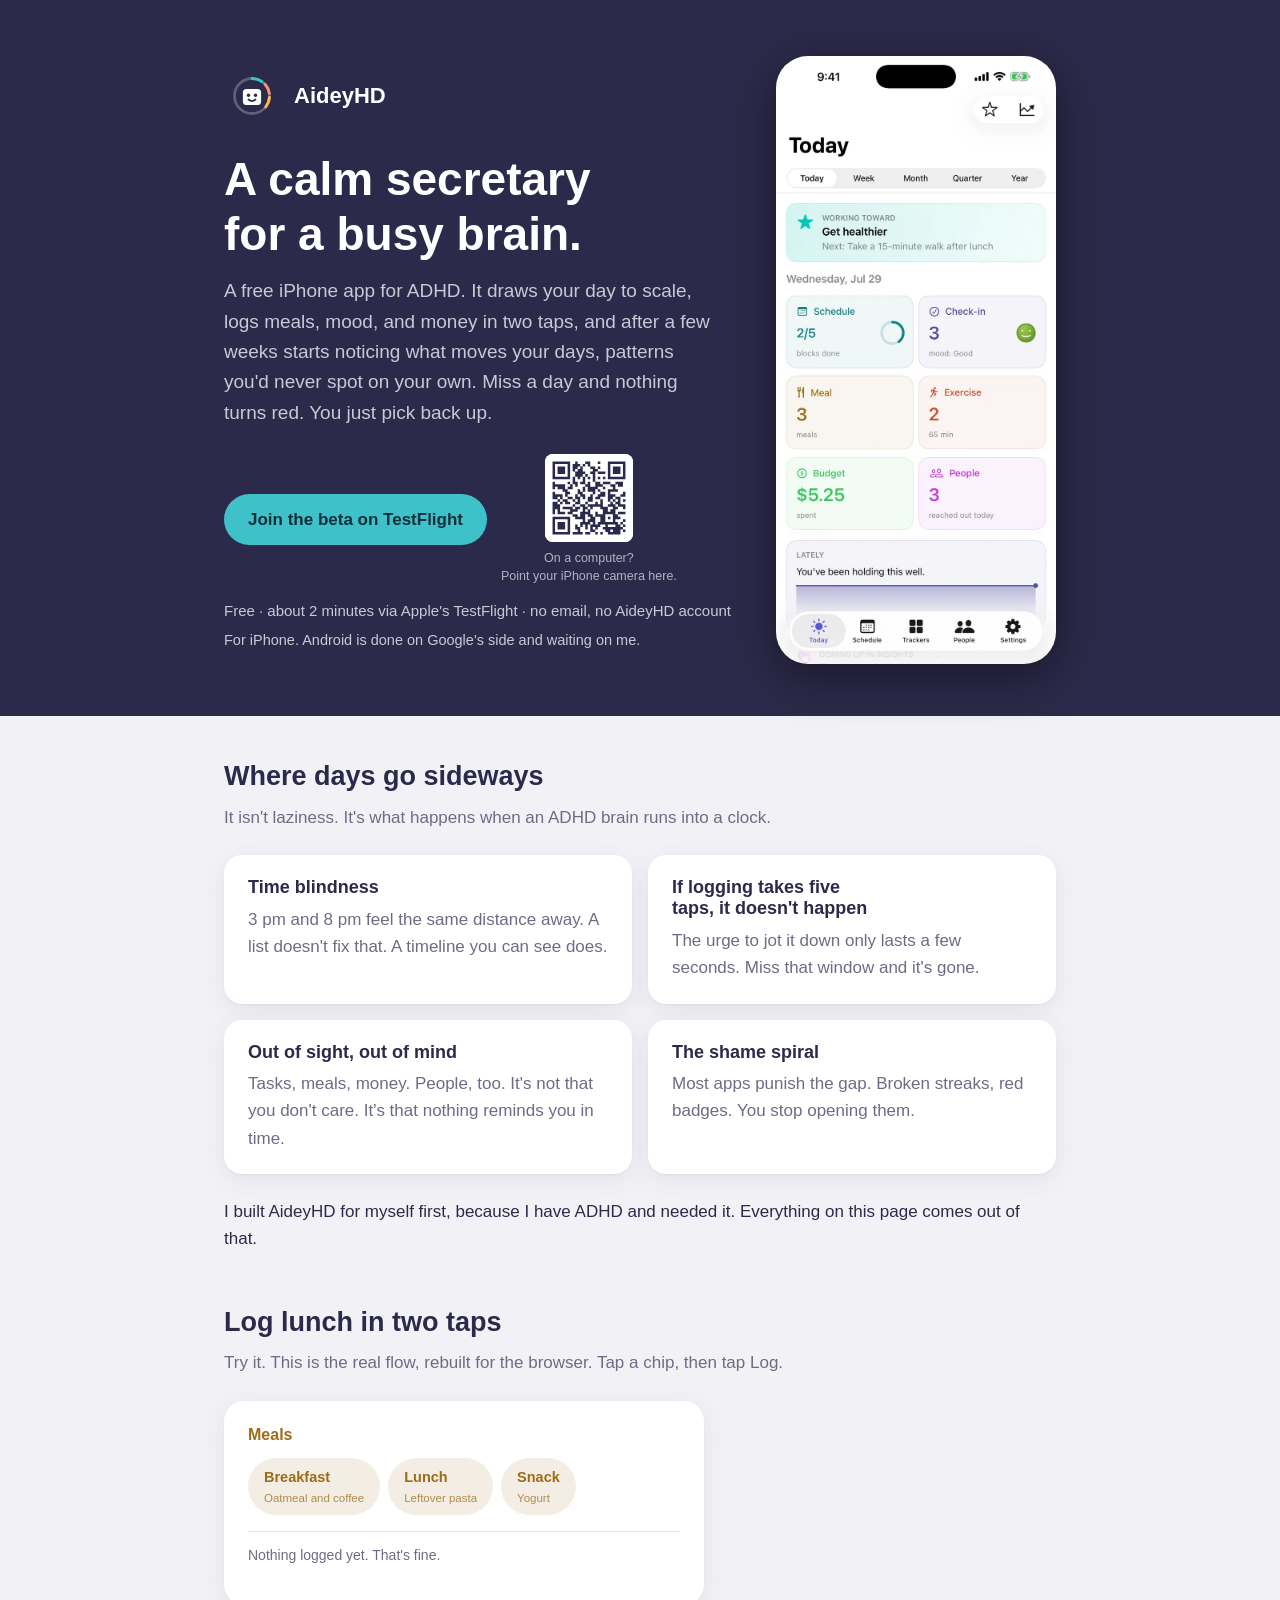
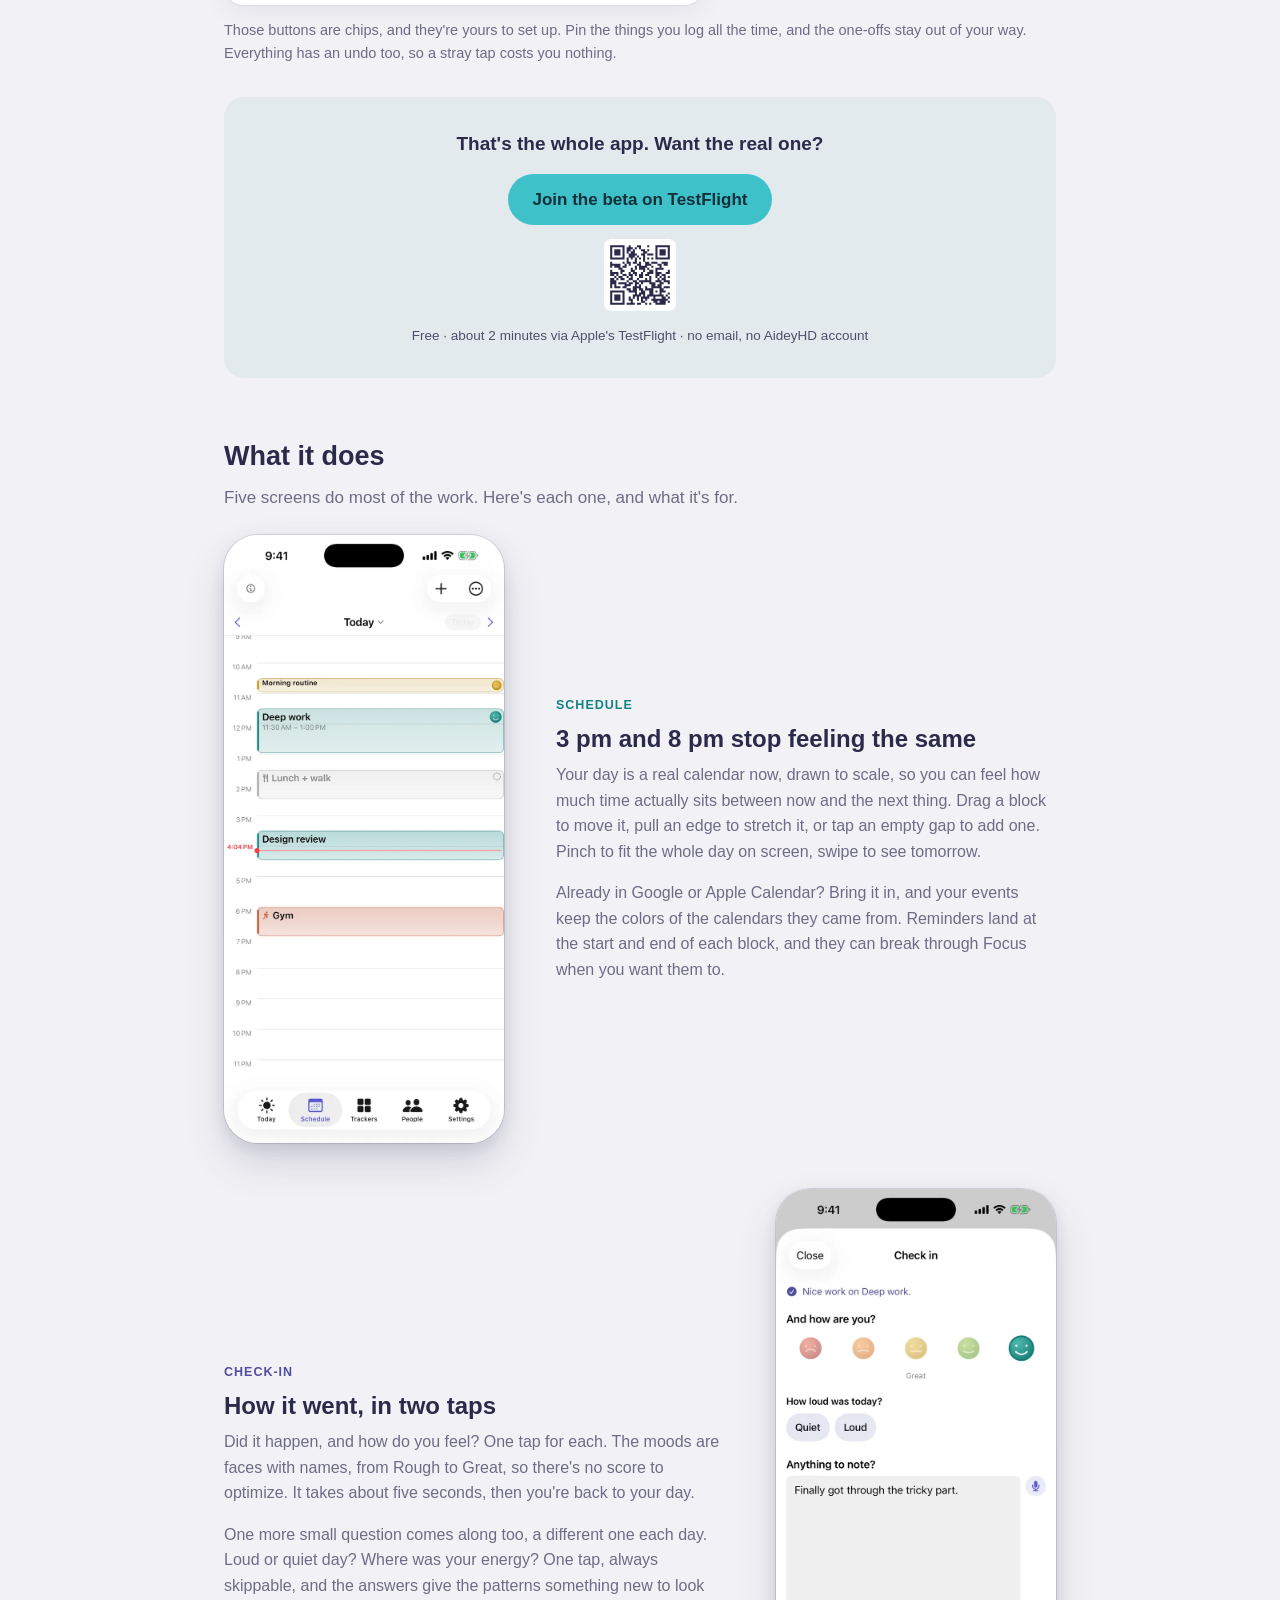
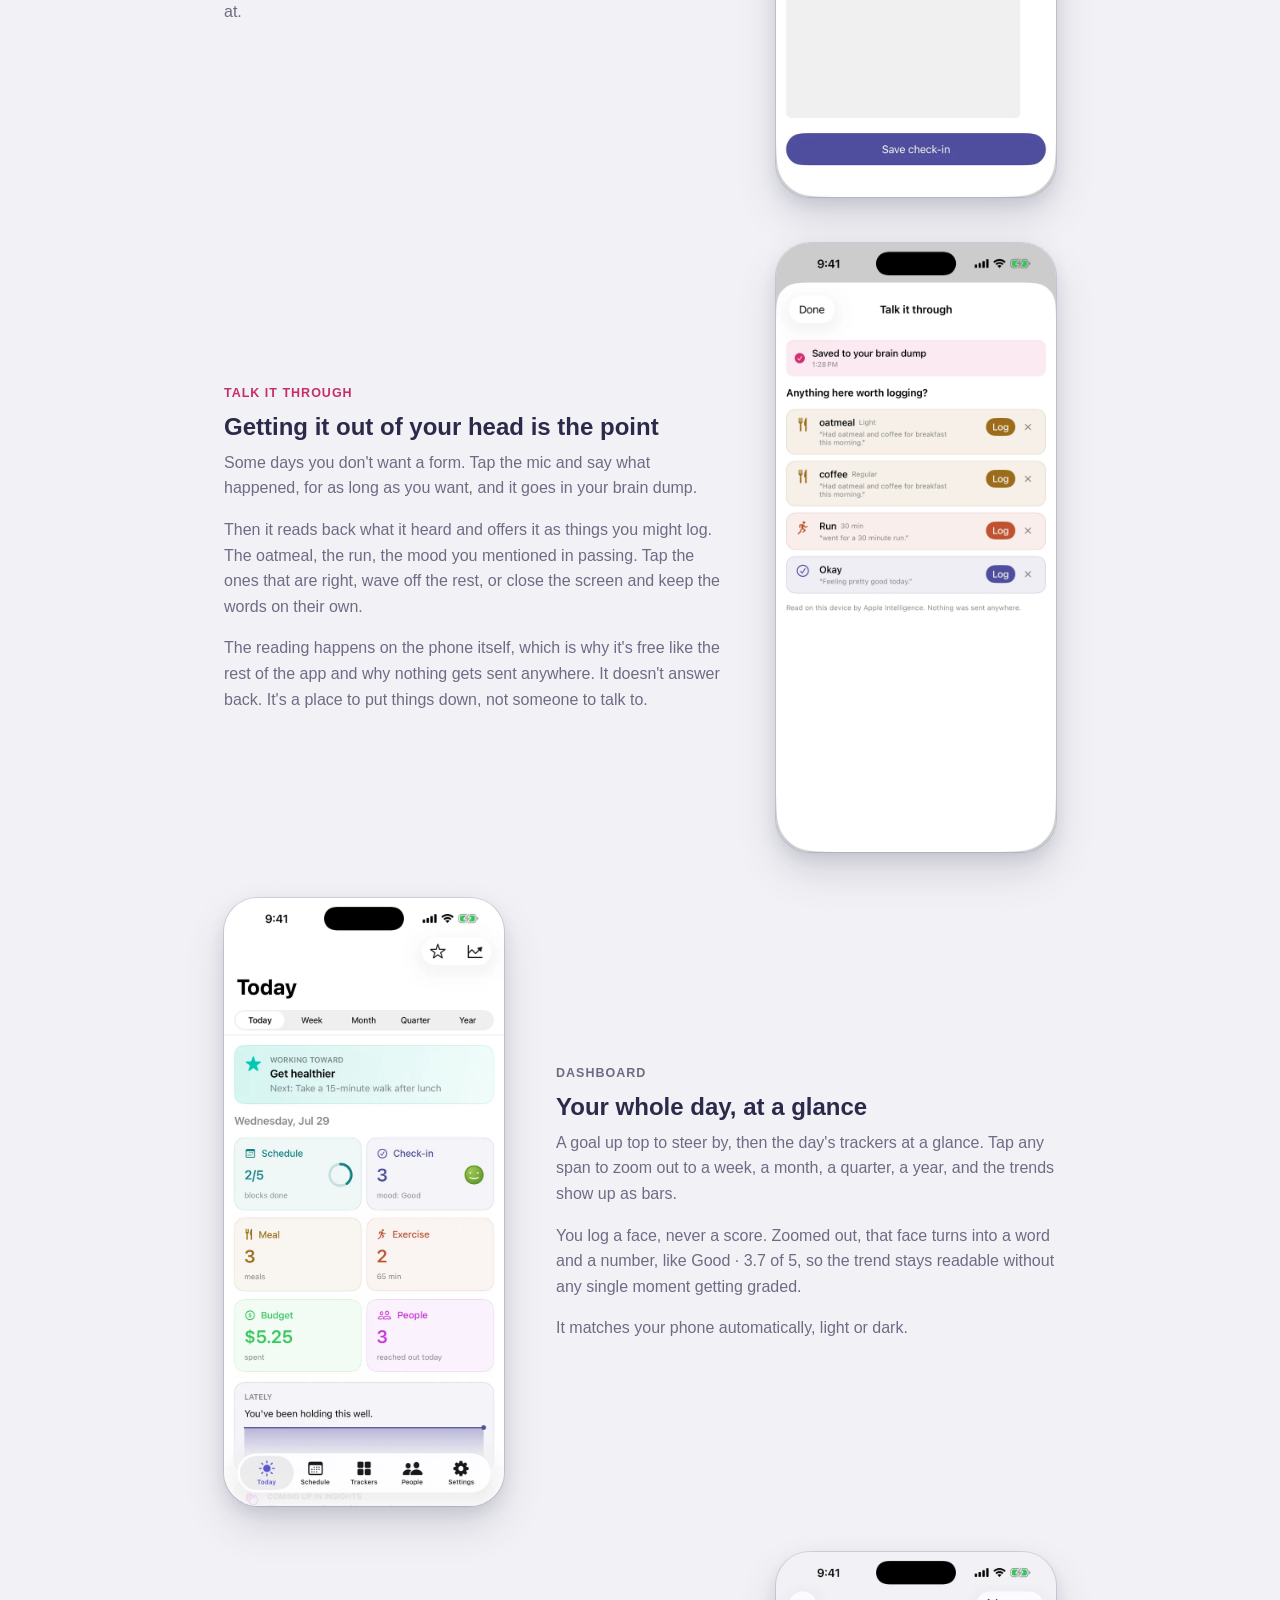
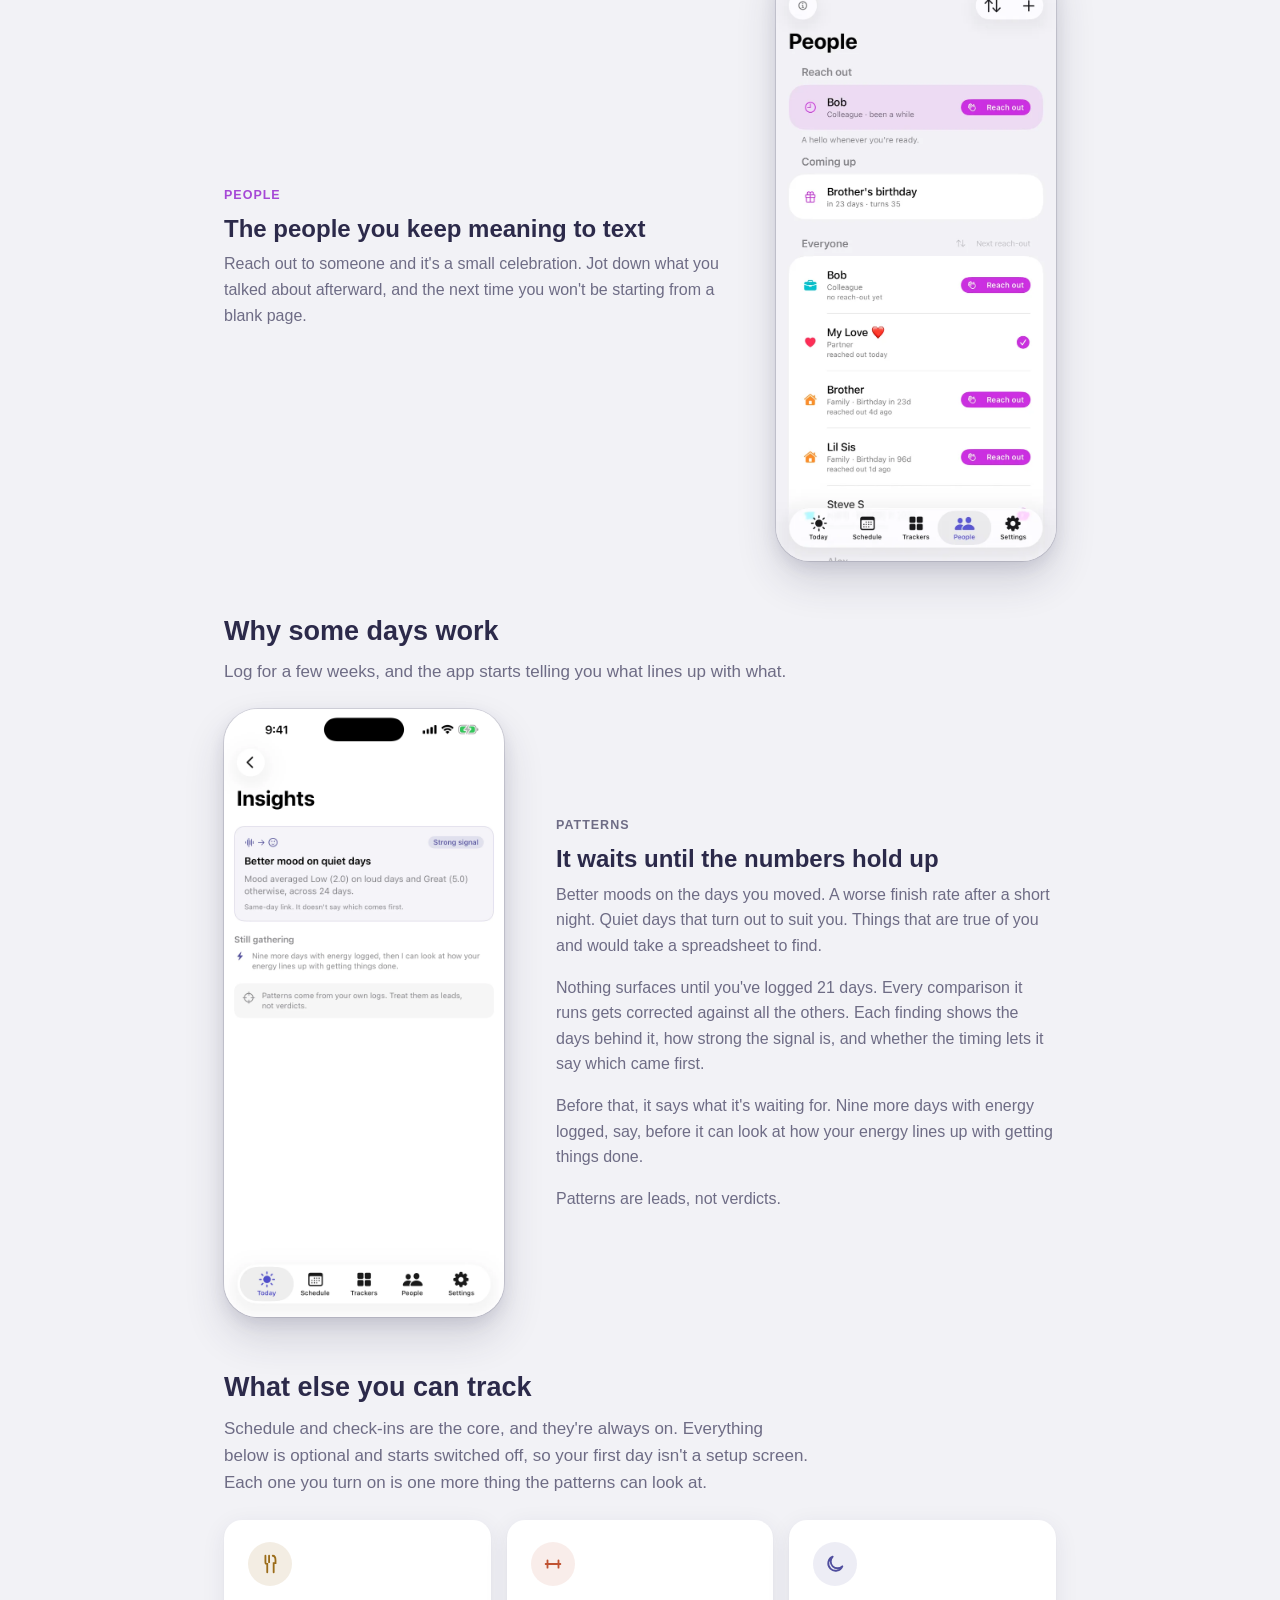
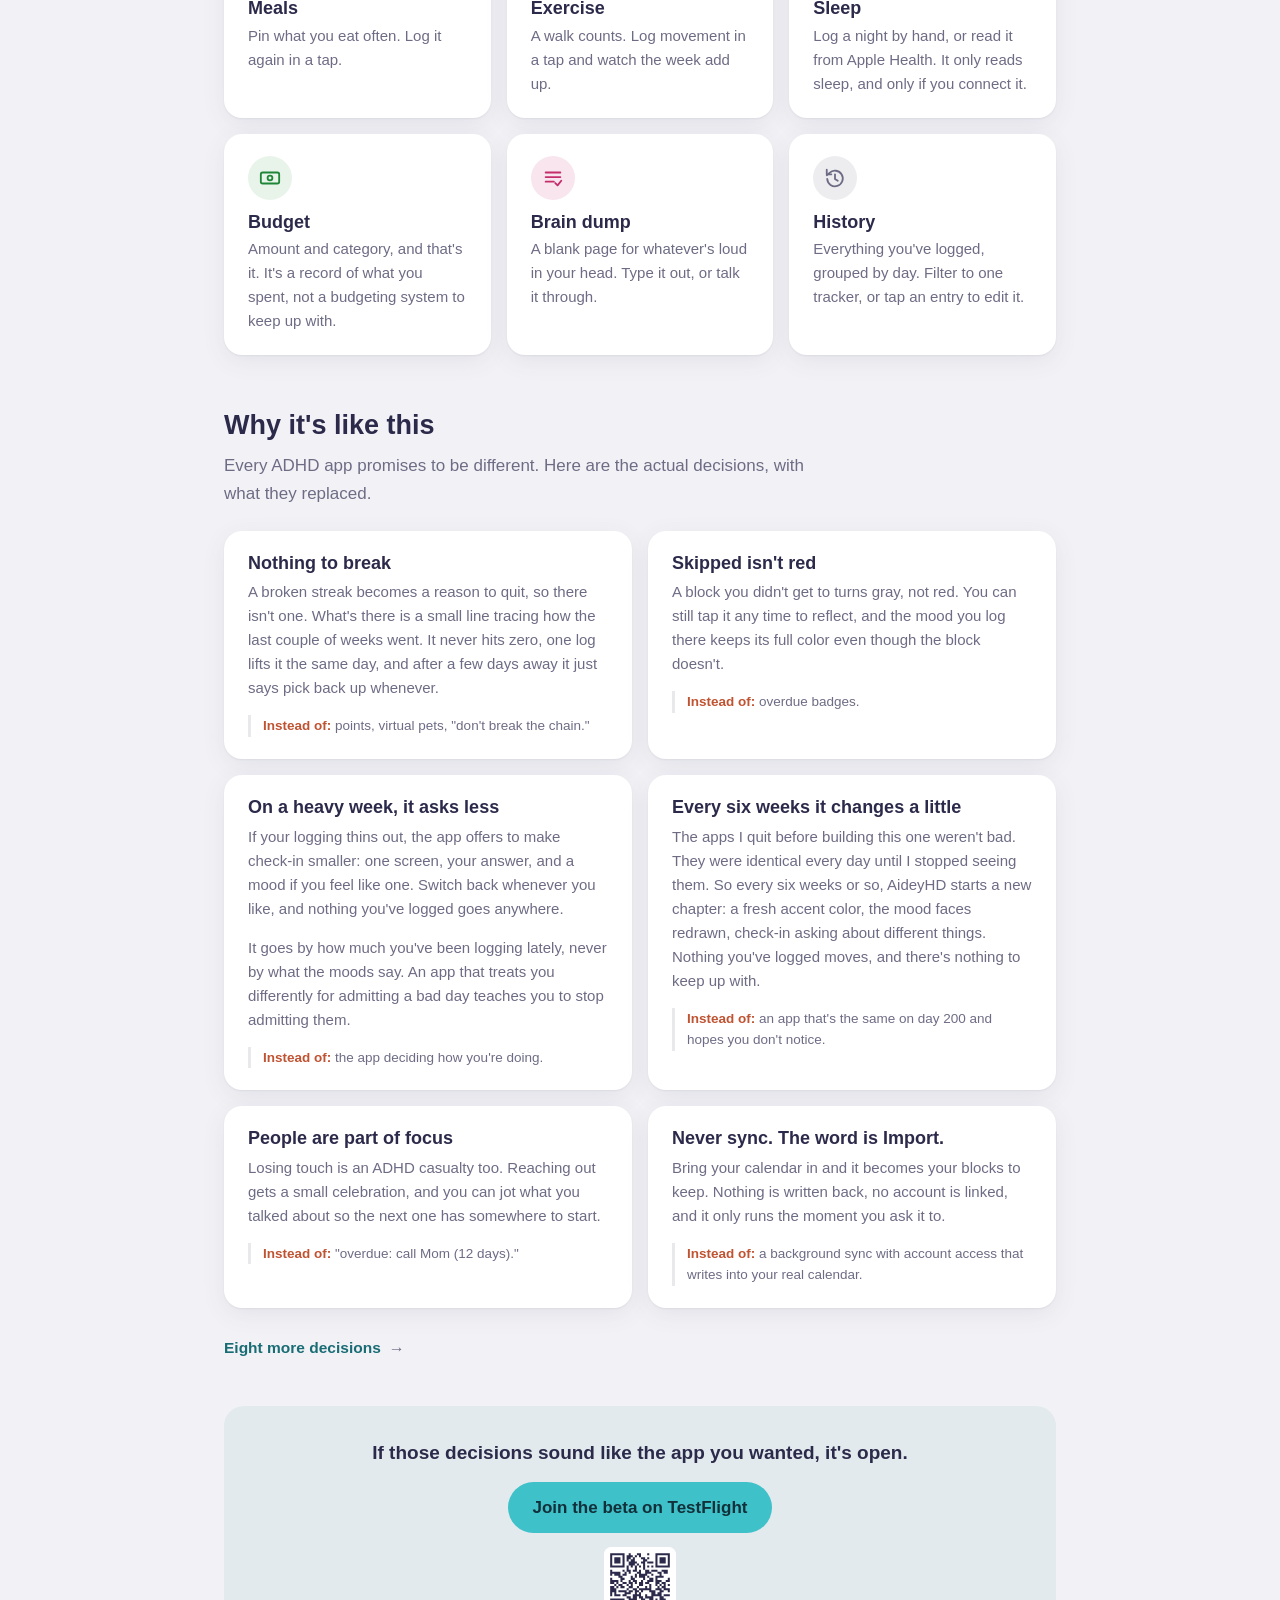
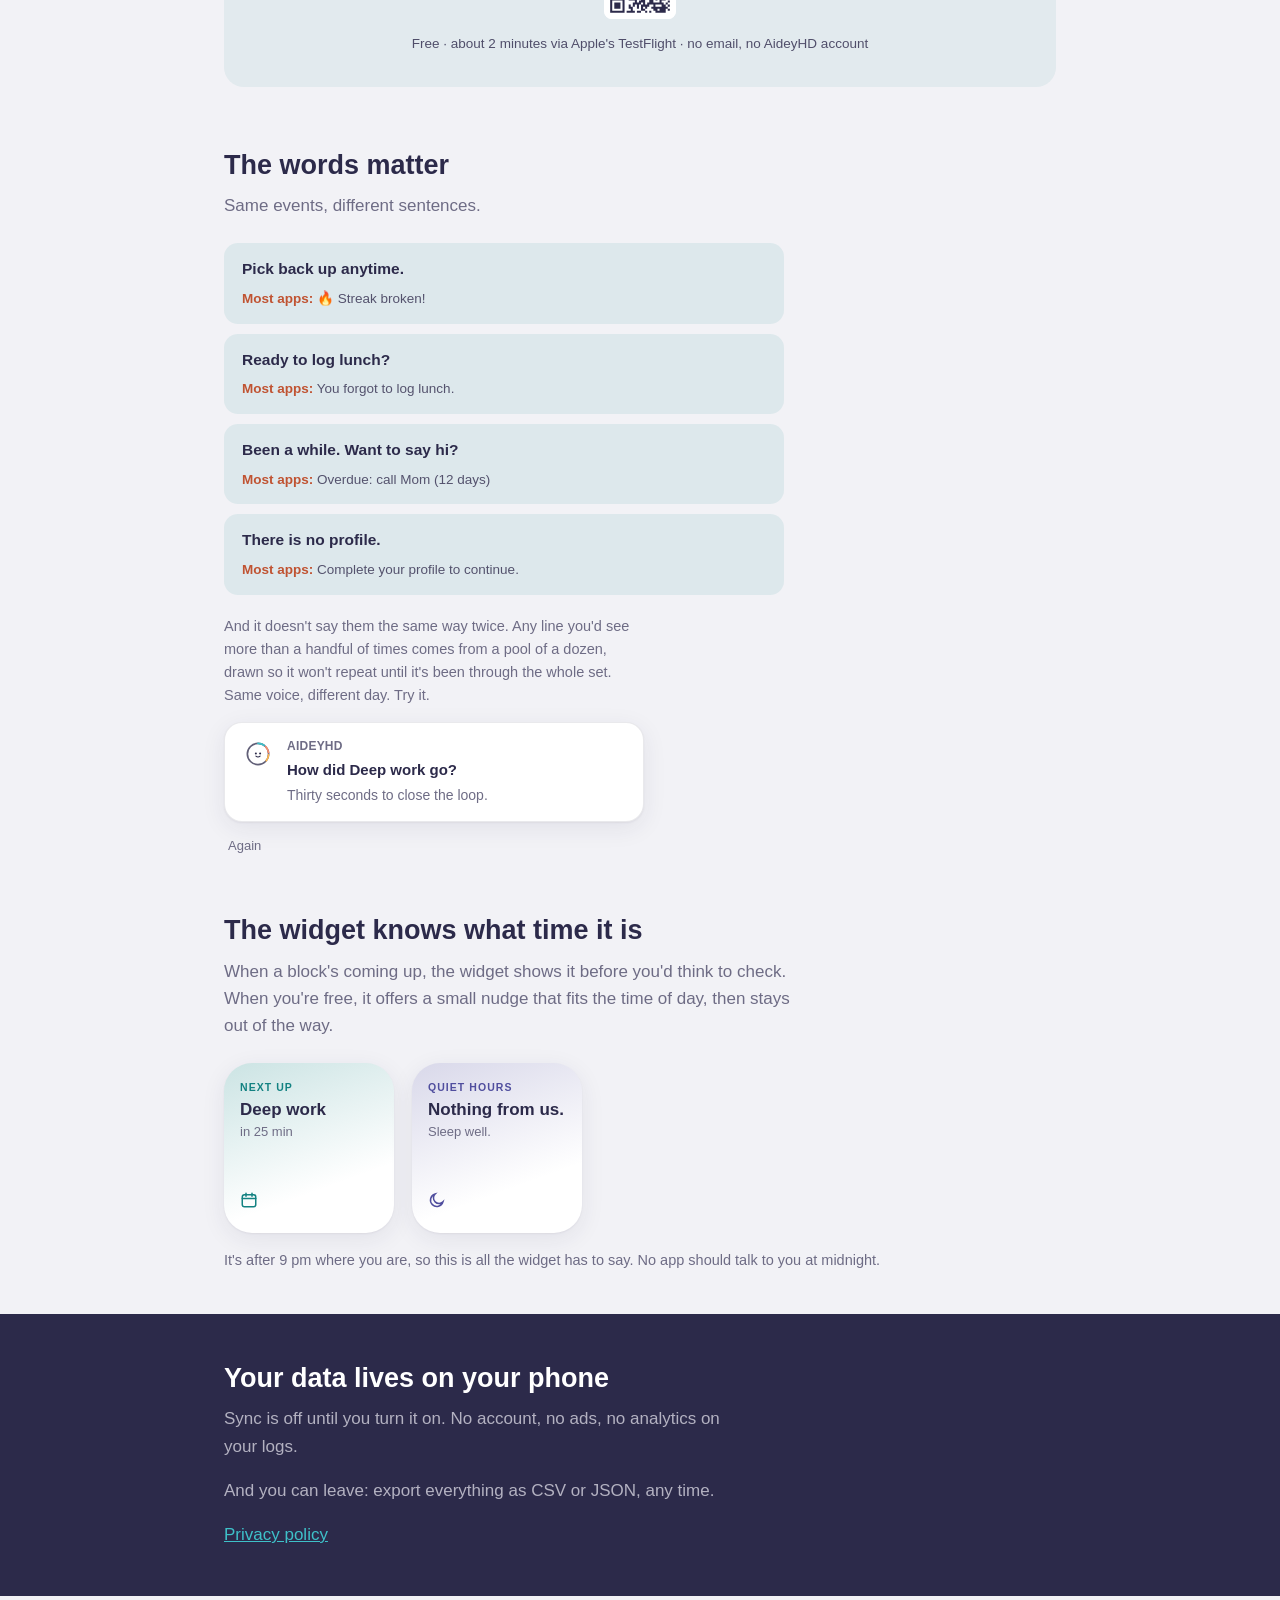
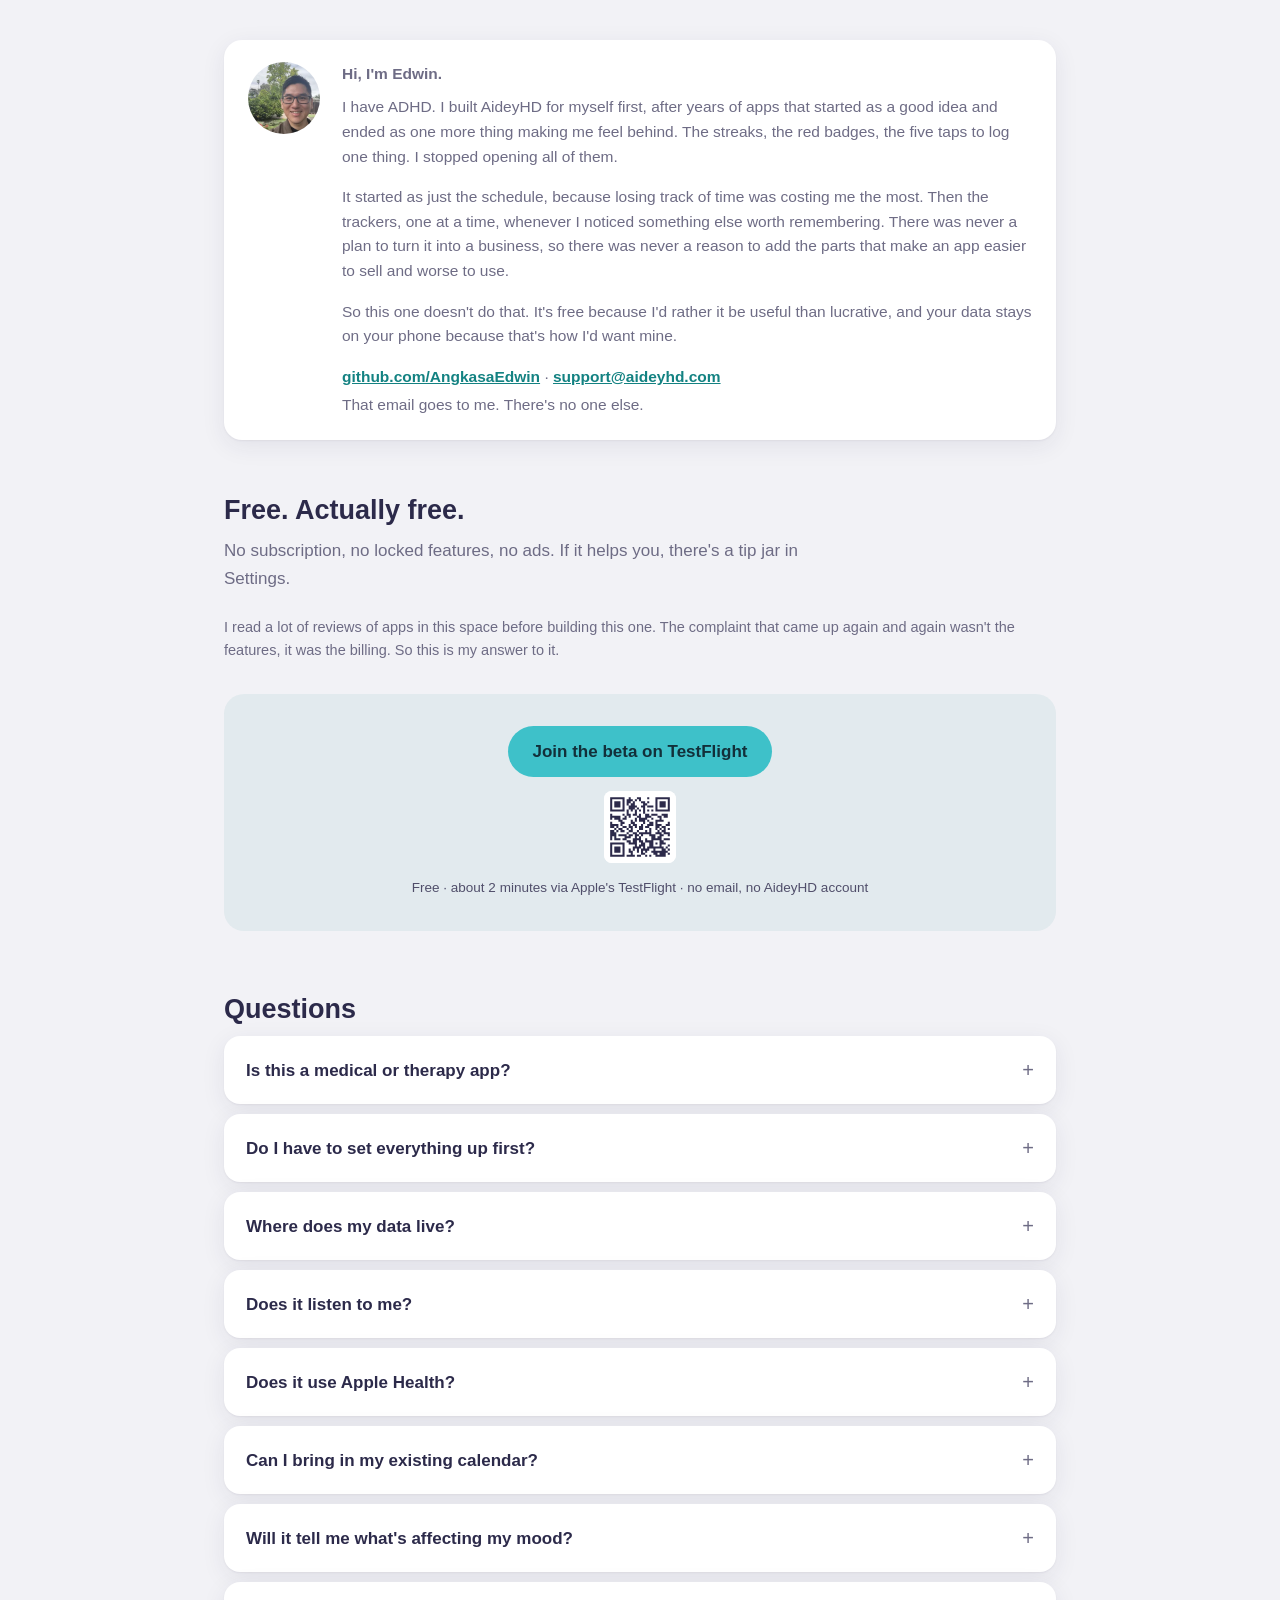
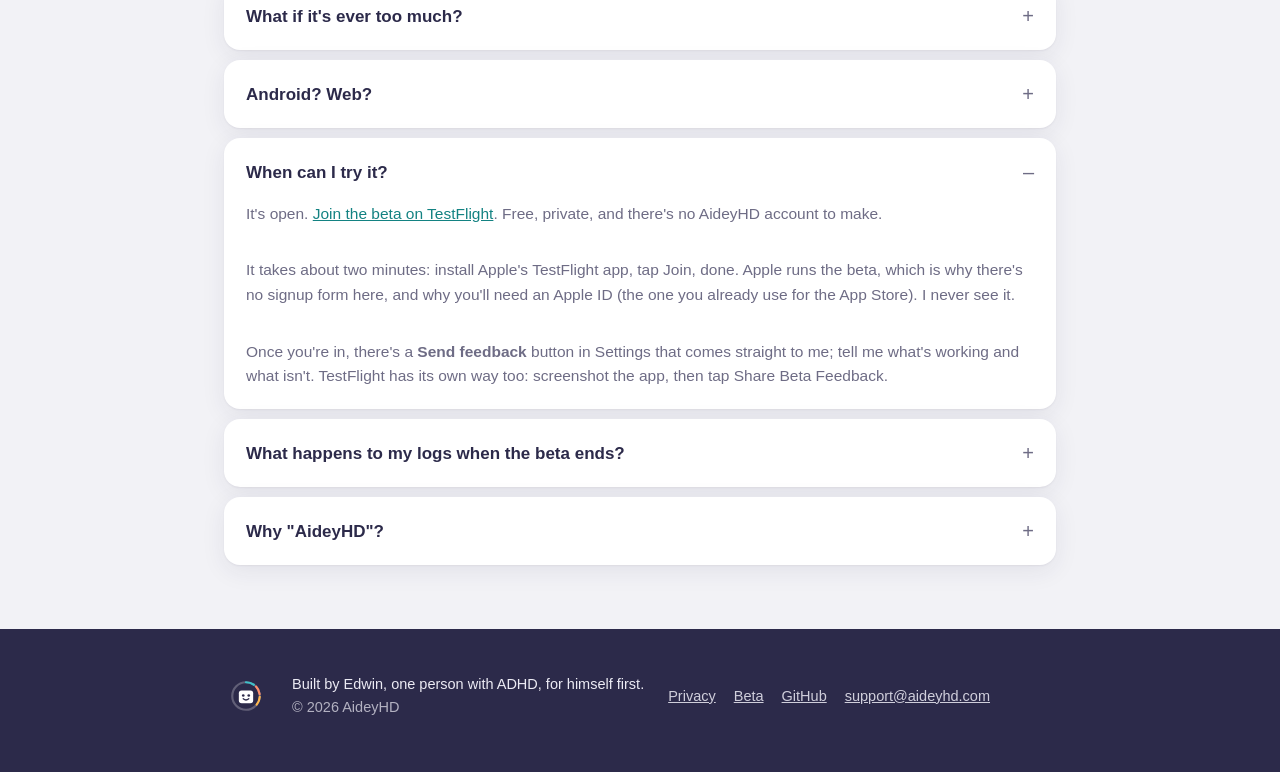
<file: index.html>
<!DOCTYPE html>
<html lang="en">
<head>
<meta charset="utf-8">
<meta name="viewport" content="width=device-width, initial-scale=1">
<title>AideyHD — a calm secretary for a busy brain</title>
<meta name="description" content="A free iPhone app for ADHD. Your day drawn to scale instead of listed, meals and mood and money logged in two taps, and nothing that turns red when you miss one. Private by default, no account, no subscription.">
<link rel="canonical" href="https://aideyhd.com/">
<link rel="stylesheet" href="styles.css">
<link rel="icon" href="assets/favicon.svg" type="image/svg+xml">
<link rel="apple-touch-icon" href="assets/apple-touch-icon.png">
<meta property="og:title" content="AideyHD — a calm secretary for a busy brain">
<meta property="og:description" content="Time-blocked days, two-tap logging, gentle check-ins. Private by default, free, no subscription.">
<meta property="og:url" content="https://aideyhd.com">
<meta property="og:type" content="website">
<meta property="og:image" content="https://aideyhd.com/assets/og-image.png">
<meta property="og:image:width" content="1200">
<meta property="og:image:height" content="630">
<meta property="og:image:alt" content="AideyHD — a calm secretary for a busy brain. The Today screen: a goal to work toward, plus schedule, check-in, and tracker tiles.">
<meta name="twitter:card" content="summary_large_image">
<meta name="twitter:title" content="AideyHD — a calm secretary for a busy brain">
<meta name="twitter:description" content="Time-blocked days, two-tap logging, gentle check-ins. Private by default, free, no subscription.">
<meta name="twitter:image" content="https://aideyhd.com/assets/og-image.png">
<script type="application/ld+json">
{
  "@context": "https://schema.org",
  "@type": "SoftwareApplication",
  "name": "AideyHD",
  "description": "A calm, ADHD-friendly personal secretary for iPhone: a to-scale day timeline you can fill by hand or import from your Google or Apple calendar, two-tap logging for meals, mood, exercise, sleep and spending, a spoken journal that turns talk into loggable suggestions, gentle check-ins, and a stay-in-touch layer for the people who matter. Private by default — data stays on your device.",
  "url": "https://aideyhd.com/",
  "applicationCategory": "HealthApplication",
  "applicationSubCategory": "Productivity",
  "operatingSystem": "iOS 17+",
  "isAccessibleForFree": true,
  "offers": {
    "@type": "Offer",
    "price": "0",
    "priceCurrency": "USD"
  },
  "author": {
    "@type": "Person",
    "name": "Edwin",
    "url": "https://github.com/AngkasaEdwin"
  },
  "privacyPolicy": "https://aideyhd.com/privacy/"
}
</script>
</head>
<body>

<!-- ================= HERO ================= -->
<header class="band hero">
  <div class="wrap">
    <div class="hero-copy">
      <div class="hero-mark">
        <svg viewBox="0 0 80 80" role="img" aria-label="AideyHD icon">
          <circle cx="40" cy="40" r="25" fill="none" stroke="#615F77" stroke-width="4"/>
          <path d="M 40 15 A 25 25 0 0 1 54.34 19.52" fill="none" stroke="#3EC1C9" stroke-width="4" stroke-linecap="round"/>
          <path d="M 58.28 22.95 A 25 25 0 0 1 64.76 36.52" fill="none" stroke="#FF8F6B" stroke-width="4" stroke-linecap="round"/>
          <path d="M 64.94 41.74 A 25 25 0 0 1 59.43 55.73" fill="none" stroke="#FFB84D" stroke-width="4" stroke-linecap="round"/>
          <rect x="27" y="30" width="26" height="23" rx="5" fill="#FFFFFF"/>
          <circle cx="35" cy="39" r="2.4" fill="#2C2A4A"/>
          <circle cx="45" cy="39" r="2.4" fill="#2C2A4A"/>
          <path d="M 35 45 Q 40 49.4 45 45" fill="none" stroke="#2C2A4A" stroke-width="2.4" stroke-linecap="round"/>
        </svg>
        <span class="name">AideyHD</span>
      </div>
      <h1>A calm secretary for a busy brain.</h1>
      <p class="sub">A free iPhone app for ADHD. It draws your day to scale, logs meals, mood, and money in two taps, and after a few weeks starts noticing what moves your days, patterns you'd never spot on your own. Miss a day and nothing turns red. You just pick back up.</p>
      <div class="cta-row">
        <a class="cta" href="https://testflight.apple.com/join/MDdBMd5a" target="_blank" rel="noopener">Join the beta on TestFlight</a>
        <figure class="qr">
          <img src="assets/qr-testflight.svg" width="88" height="88" alt="QR code linking to the AideyHD TestFlight beta">
          <figcaption>On a computer?<br>Point your iPhone camera here.</figcaption>
        </figure>
      </div>
      <p class="cta-note">Free · about 2 minutes via Apple's TestFlight · no email, no AideyHD account</p>
      <p class="platforms">For iPhone. Android is done on Google's side and waiting on me.</p>
    </div>
    <figure class="hero-shot">
      <picture><source srcset="assets/screenshot-today.webp" type="image/webp"><img src="assets/screenshot-today.png" width="280" alt="AideyHD's Today screen: a goal to work toward at the top, then summary tiles for schedule, check-ins with mood, meals, exercise, budget, and people" fetchpriority="high"></picture>
    </figure>
  </div>
</header>

<!-- ================= THE PROBLEM ================= -->
<section id="problem">
  <div class="wrap">
    <h2>Where days go sideways</h2>
    <p class="lede">It isn't laziness. It's what happens when an ADHD brain runs into a clock.</p>
    <div class="grid grid-2">
      <div class="card">
        <h3>Time blindness</h3>
        <p class="muted">3 pm and 8 pm feel the same distance away. A list doesn't fix that. A timeline you can see does.</p>
      </div>
      <div class="card">
        <h3>If logging takes five taps, it doesn't happen</h3>
        <p class="muted">The urge to jot it down only lasts a few seconds. Miss that window and it's gone.</p>
      </div>
      <div class="card">
        <h3>Out of sight, out of mind</h3>
        <p class="muted">Tasks, meals, money. People, too. It's not that you don't care. It's that nothing reminds you in time.</p>
      </div>
      <div class="card">
        <h3>The shame spiral</h3>
        <p class="muted">Most apps punish the gap. Broken streaks, red badges. You stop opening them.</p>
      </div>
    </div>
    <p style="margin-top:24px">I built AideyHD for myself first, because I have ADHD and needed it. Everything on this page comes out of that.</p>
  </div>
</section>

<!-- ================= TWO-TAP DEMO ================= -->
<section id="demo">
  <div class="wrap">
    <h2>Log lunch in two taps</h2>
    <p class="lede">Try it. This is the real flow, rebuilt for the browser. Tap a chip, then tap Log.</p>

    <div class="demo" id="tapdemo">
      <div class="demo-head">
        <h3>Meals</h3>
        <span class="tap-count" id="tapcount" aria-live="polite"></span>
      </div>
      <div class="chips" id="demochips">
        <button class="qchip" data-title="Breakfast" data-detail="Oatmeal and coffee"><span class="t">Breakfast</span><span class="s">Oatmeal and coffee</span></button>
        <button class="qchip" data-title="Lunch" data-detail="Leftover pasta"><span class="t">Lunch</span><span class="s">Leftover pasta</span></button>
        <button class="qchip" data-title="Snack" data-detail="Yogurt"><span class="t">Snack</span><span class="s">Yogurt</span></button>
      </div>
      <ul class="demo-log" id="demolog" aria-live="polite"></ul>
      <p class="demo-empty" id="demoempty">Nothing logged yet. That's fine.</p>
      <button class="demo-reset" id="demoreset" hidden>Start over</button>

      <div class="sheet" id="demosheet" role="dialog" aria-modal="false" aria-labelledby="sheettitle" hidden>
        <h4 id="sheettitle">Log meal</h4>
        <div class="row"><span class="k">Meal</span><span id="sheetmeal">Lunch</span></div>
        <div class="row"><span class="k">What</span><span id="sheetdetail">Leftover pasta</span></div>
        <div class="row"><span class="k">Time</span><span id="sheettime">now</span></div>
        <div class="sheet-actions">
          <button class="btn-quiet" id="sheetcancel">Cancel</button>
          <button class="btn-log" id="sheetlog">Log</button>
        </div>
      </div>

      <div class="undo-pill" id="undopill" hidden>
        <span id="undolabel">Logged Lunch</span>
        <button id="undobtn">Undo</button>
      </div>
    </div>
    <p class="small muted" style="margin-top:14px">Those buttons are chips, and they're yours to set up. Pin the things you log all the time, and the one-offs stay out of your way. Everything has an undo too, so a stray tap costs you nothing.</p>

    <div class="cta-block">
      <p class="cta-pitch">That's the whole app. Want the real one?</p>
      <a class="cta" href="https://testflight.apple.com/join/MDdBMd5a" target="_blank" rel="noopener">Join the beta on TestFlight</a>
      <img class="qr-mini" src="assets/qr-testflight.svg" width="72" height="72" alt="QR code linking to the AideyHD TestFlight beta">
      <p class="cta-fine">Free · about 2 minutes via Apple's TestFlight · no email, no AideyHD account</p>
    </div>
  </div>
</section>

<!-- ================= A CLOSER LOOK (screenshot walkthrough) ================= -->
<!-- SCAFFOLD: drop light-mode captures into the named files, then replace each
     .shot-ph div with <img src="assets/feature-*.png" width="280" alt="…">. -->
<section id="closer">
  <div class="wrap">
    <h2>What it does</h2>
    <p class="lede">Five screens do most of the work. Here's each one, and what it's for.</p>
    <div class="frows">

      <div class="frow">
        <div class="frow-shot">
          <picture>
            <source media="(prefers-color-scheme: dark)" srcset="assets/feature-schedule-dark.webp" type="image/webp">
            <source media="(prefers-color-scheme: dark)" srcset="assets/feature-schedule-dark.png">
            <source srcset="assets/feature-schedule.webp" type="image/webp">
            <img src="assets/feature-schedule.png" width="280" alt="AideyHD's Schedule: a to-scale calendar of the day, each block drawn at its true length and colored by type, a small face on the ones already done, and a red line marking now." loading="lazy" decoding="async">
          </picture>
        </div>
        <div class="frow-copy">
          <div class="eyebrow" style="color:var(--teal)">Schedule</div>
          <h3>3 pm and 8 pm stop feeling the same</h3>
          <p>Your day is a real calendar now, drawn to scale, so you can feel how much time actually sits between now and the next thing. Drag a block to move it, pull an edge to stretch it, or tap an empty gap to add one. Pinch to fit the whole day on screen, swipe to see tomorrow.</p>
          <p>Already in Google or Apple Calendar? Bring it in, and your events keep the colors of the calendars they came from. Reminders land at the start and end of each block, and they can break through Focus when you want them to.</p>
        </div>
      </div>

      <div class="frow reverse">
        <div class="frow-shot">
          <picture>
            <source media="(prefers-color-scheme: dark)" srcset="assets/feature-checkin-dark.webp" type="image/webp">
            <source media="(prefers-color-scheme: dark)" srcset="assets/feature-checkin-dark.png">
            <source srcset="assets/feature-checkin.webp" type="image/webp">
            <img src="assets/feature-checkin.png" width="280" alt="AideyHD's Check-in: a row of five colored mood faces with 'Great' selected, the day's one small question, and a note field below." loading="lazy" decoding="async">
          </picture>
        </div>
        <div class="frow-copy">
          <div class="eyebrow" style="color:var(--indigo)">Check-in</div>
          <h3>How it went, in two taps</h3>
          <p>Did it happen, and how do you feel? One tap for each. The moods are faces with names, from Rough to Great, so there's no score to optimize. It takes about five seconds, then you're back to your day.</p>
          <p>One more small question comes along too, a different one each day. Loud or quiet day? Where was your energy? One tap, always skippable, and the answers give the patterns something new to look at.</p>
        </div>
      </div>

      <div class="frow reverse">
        <div class="frow-shot">
          <picture>
            <source media="(prefers-color-scheme: dark)" srcset="assets/feature-journal-dark.webp" type="image/webp">
            <source media="(prefers-color-scheme: dark)" srcset="assets/feature-journal-dark.png">
            <source srcset="assets/feature-journal.webp" type="image/webp">
            <img src="assets/feature-journal.png" width="280" alt="AideyHD's Talk it through screen: a spoken reflection saved to the brain dump, then four suggested entries — oatmeal, coffee, a run, and a mood — each quoting the phrase it came from, with a Log button and a dismiss on each row." loading="lazy" decoding="async">
          </picture>
        </div>
        <div class="frow-copy">
          <div class="eyebrow" style="color:var(--pink)">Talk it through</div>
          <h3>Getting it out of your head is the point</h3>
          <p>Some days you don't want a form. Tap the mic and say what happened, for as long as you want, and it goes in your brain dump.</p>
          <p>Then it reads back what it heard and offers it as things you might log. The oatmeal, the run, the mood you mentioned in passing. Tap the ones that are right, wave off the rest, or close the screen and keep the words on their own.</p>
          <p>The reading happens on the phone itself, which is why it's free like the rest of the app and why nothing gets sent anywhere. It doesn't answer back. It's a place to put things down, not someone to talk to.</p>
        </div>
      </div>

      <div class="frow">
        <div class="frow-shot">
          <picture>
            <source media="(prefers-color-scheme: dark)" srcset="assets/feature-dashboard-dark.webp" type="image/webp">
            <source media="(prefers-color-scheme: dark)" srcset="assets/feature-dashboard-dark.png">
            <source srcset="assets/feature-dashboard-light.webp" type="image/webp">
            <img src="assets/feature-dashboard-light.png" width="280" alt="AideyHD's dashboard: a goal to work toward, then color-coded tiles for schedule, check-in, meals, exercise, budget, and people." loading="lazy" decoding="async">
          </picture>
        </div>
        <div class="frow-copy">
          <div class="eyebrow" style="color:var(--ink-2)">Dashboard</div>
          <h3>Your whole day, at a glance</h3>
          <p>A goal up top to steer by, then the day's trackers at a glance. Tap any span to zoom out to a week, a month, a quarter, a year, and the trends show up as bars.</p>
          <p>You log a face, never a score. Zoomed out, that face turns into a word and a number, like Good · 3.7 of 5, so the trend stays readable without any single moment getting graded.</p>
          <p class="small muted" style="margin-top:10px">It matches your phone automatically, light or dark.</p>
        </div>
      </div>

      <div class="frow reverse">
        <div class="frow-shot">
          <picture>
            <source media="(prefers-color-scheme: dark)" srcset="assets/feature-people-dark.webp" type="image/webp">
            <source media="(prefers-color-scheme: dark)" srcset="assets/feature-people-dark.png">
            <source srcset="assets/feature-people.webp" type="image/webp">
            <img src="assets/feature-people.png" width="280" alt="AideyHD's People screen: the people you keep track of, each with a relationship icon, a birthday and last-reached-out line, and a Reach out button." loading="lazy" decoding="async">
          </picture>
        </div>
        <div class="frow-copy">
          <div class="eyebrow" style="color:var(--purple)">People</div>
          <h3>The people you keep meaning to text</h3>
          <p>Reach out to someone and it's a small celebration. Jot down what you talked about afterward, and the next time you won't be starting from a blank page.</p>
        </div>
      </div>

    </div>
  </div>
</section>

<!-- ================= PATTERNS (insights rigor, out of the tracker grid) ================= -->
<section id="patterns">
  <div class="wrap">
    <h2>Why some days work</h2>
    <p class="lede">Log for a few weeks, and the app starts telling you what lines up with what.</p>
    <div class="frows">
      <div class="frow">
        <div class="frow-shot">
          <picture>
            <source media="(prefers-color-scheme: dark)" srcset="assets/feature-insights-dark.webp" type="image/webp">
            <source media="(prefers-color-scheme: dark)" srcset="assets/feature-insights-dark.png">
            <source srcset="assets/feature-insights.webp" type="image/webp">
            <img src="assets/feature-insights.png" width="280" alt="AideyHD's Insights screen: one finding card reading &quot;Better mood on quiet days&quot;, with the group averages, the number of days behind it, a &quot;Strong signal&quot; label, and a line saying a same-day link doesn't say which comes first." loading="lazy" decoding="async">
          </picture>
        </div>
        <div class="frow-copy">
          <div class="eyebrow" style="color:var(--ink-2)">Patterns</div>
          <h3>It waits until the numbers hold up</h3>
          <p>Better moods on the days you moved. A worse finish rate after a short night. Quiet days that turn out to suit you. Things that are true of you and would take a spreadsheet to find.</p>
          <p>Nothing surfaces until you've logged 21 days. Every comparison it runs gets corrected against all the others. Each finding shows the days behind it, how strong the signal is, and whether the timing lets it say which came first.</p>
          <p>Before that, it says what it's waiting for. Nine more days with energy logged, say, before it can look at how your energy lines up with getting things done.</p>
          <p class="small muted">Patterns are leads, not verdicts.</p>
        </div>
      </div>
    </div>
  </div>
</section>

<!-- ================= FEATURE TOUR ================= -->
<section id="features">
  <div class="wrap">
    <h2>What else you can track</h2>
    <p class="lede">Schedule and check-ins are the core, and they're always on. Everything below is optional and starts switched off, so your first day isn't a setup screen. Each one you turn on is one more thing the patterns can look at.</p>
    <div class="grid grid-3">
      <div class="card feature">
        <div class="glyph t-amber" aria-hidden="true">
          <svg viewBox="0 0 24 24" fill="none" stroke="currentColor" stroke-width="2" stroke-linecap="round"><path d="M7 3v7a2 2 0 0 0 2 2v9M7 3v4M11 3v7M15 3c2 0 3 2 3 5v3h-2v10"/></svg>
        </div>
        <h3>Meals</h3>
        <p>Pin what you eat often. Log it again in a tap.</p>
      </div>
      <div class="card feature">
        <div class="glyph t-coral" aria-hidden="true">
          <svg viewBox="0 0 24 24" fill="none" stroke="currentColor" stroke-width="2" stroke-linecap="round"><path d="M4 12h2M18 12h2M6 8v8M18 8v8M6 12h12"/></svg>
        </div>
        <h3>Exercise</h3>
        <p>A walk counts. Log movement in a tap and watch the week add up.</p>
      </div>
      <div class="card feature">
        <div class="glyph t-indigo" aria-hidden="true">
          <svg viewBox="0 0 24 24" fill="none" stroke="currentColor" stroke-width="2" stroke-linecap="round" stroke-linejoin="round"><path d="M20 14.5A8 8 0 1 1 9.5 4a6.5 6.5 0 0 0 10.5 10.5z"/></svg>
        </div>
        <h3>Sleep</h3>
        <p>Log a night by hand, or read it from Apple Health. It only reads sleep, and only if you connect it.</p>
      </div>
      <div class="card feature">
        <div class="glyph t-green" aria-hidden="true">
          <svg viewBox="0 0 24 24" fill="none" stroke="currentColor" stroke-width="2" stroke-linecap="round"><rect x="2" y="6" width="20" height="12" rx="2"/><circle cx="12" cy="12" r="2.6"/></svg>
        </div>
        <h3>Budget</h3>
        <p>Amount and category, and that's it. It's a record of what you spent, not a budgeting system to keep up with.</p>
      </div>
      <div class="card feature">
        <div class="glyph t-pink" aria-hidden="true">
          <svg viewBox="0 0 24 24" fill="none" stroke="currentColor" stroke-width="2" stroke-linecap="round" stroke-linejoin="round"><path d="M4 6h16M4 11h16M4 16h9"/><path d="M14.5 17.5l2.5 2.5 4-5"/></svg>
        </div>
        <h3>Brain dump</h3>
        <p>A blank page for whatever's loud in your head. Type it out, or talk it through.</p>
      </div>
      <div class="card feature">
        <div class="glyph t-ink" aria-hidden="true">
          <svg viewBox="0 0 24 24" fill="none" stroke="currentColor" stroke-width="2" stroke-linecap="round" stroke-linejoin="round"><path d="M3 3v5h5"/><path d="M3.5 13a8.5 8.5 0 1 0 2.5-6.5L3 9"/><path d="M12 8v5l3 2"/></svg>
        </div>
        <h3>History</h3>
        <p>Everything you've logged, grouped by day. Filter to one tracker, or tap an entry to edit it.</p>
      </div>
    </div>
  </div>
</section>

<!-- ================= DESIGN DECISIONS ================= -->
<section id="why">
  <div class="wrap">
    <h2>Why it's like this</h2>
    <p class="lede">Every ADHD app promises to be different. Here are the actual decisions, with what they replaced.</p>
    <div class="grid grid-2">
      <div class="card decision">
        <h3>Nothing to break</h3>
        <p>A broken streak becomes a reason to quit, so there isn't one. What's there is a small line tracing how the last couple of weeks went. It never hits zero, one log lifts it the same day, and after a few days away it just says pick back up whenever.</p>
        <p class="instead"><strong>Instead of:</strong> points, virtual pets, "don't break the chain."</p>
      </div>
      <div class="card decision">
        <h3>Skipped isn't red</h3>
        <p>A block you didn't get to turns gray, not red. You can still tap it any time to reflect, and the mood you log there keeps its full color even though the block doesn't.</p>
        <p class="instead"><strong>Instead of:</strong> overdue badges.</p>
      </div>
      <div class="card decision">
        <h3>On a heavy week, it asks less</h3>
        <p>If your logging thins out, the app offers to make check-in smaller: one screen, your answer, and a mood if you feel like one. Switch back whenever you like, and nothing you've logged goes anywhere.</p>
        <p>It goes by how much you've been logging lately, never by what the moods say. An app that treats you differently for admitting a bad day teaches you to stop admitting them.</p>
        <p class="instead"><strong>Instead of:</strong> the app deciding how you're doing.</p>
      </div>
      <div class="card decision">
        <h3>Every six weeks it changes a little</h3>
        <p>The apps I quit before building this one weren't bad. They were identical every day until I stopped seeing them. So every six weeks or so, AideyHD starts a new chapter: a fresh accent color, the mood faces redrawn, check-in asking about different things. Nothing you've logged moves, and there's nothing to keep up with.</p>
        <p class="instead"><strong>Instead of:</strong> an app that's the same on day 200 and hopes you don't notice.</p>
      </div>
      <div class="card decision">
        <h3>People are part of focus</h3>
        <p>Losing touch is an ADHD casualty too. Reaching out gets a small celebration, and you can jot what you talked about so the next one has somewhere to start.</p>
        <p class="instead"><strong>Instead of:</strong> "overdue: call Mom (12 days)."</p>
      </div>
      <div class="card decision">
        <h3>Never sync. The word is Import.</h3>
        <p>Bring your calendar in and it becomes your blocks to keep. Nothing is written back, no account is linked, and it only runs the moment you ask it to.</p>
        <p class="instead"><strong>Instead of:</strong> a background sync with account access that writes into your real calendar.</p>
      </div>
    </div>

    <details class="more-decisions">
      <summary>Eight more decisions</summary>
      <div class="grid grid-2">
        <div class="card decision">
          <h3>Undo, not "are you sure?"</h3>
          <p>Confirmation dialogs get dismissed on reflex. Every delete is instant, with five seconds to take it back.</p>
          <p class="instead"><strong>Instead of:</strong> dialogs nobody reads.</p>
        </div>
        <div class="card decision">
          <h3>Never lock between impulse and log</h3>
          <p>Face ID protects your data. But a check-in from a notification opens above the lock, because the moment doesn't wait.</p>
          <p class="instead"><strong>Instead of:</strong> security that costs the log.</p>
        </div>
        <div class="card decision">
          <h3>A timeline, not a list</h3>
          <p>Blocks drawn to scale make the shape of the day visible. That's the direct counter to time blindness.</p>
          <p class="instead"><strong>Instead of:</strong> the checklist.</p>
        </div>
        <div class="card decision">
          <h3>The widget invites, it doesn't nag</h3>
          <p>It knows the time of day, which trackers you use, and what the block in front of it actually is. After 9 pm it goes quiet.</p>
          <p class="instead"><strong>Instead of:</strong> "Drink some water!" and taps that lead nowhere.</p>
        </div>
        <div class="card decision">
          <h3>Type or talk</h3>
          <p>There's a mic next to the longer fields, like a note, the brain dump, or a reach-out. The recognition runs on your device wherever the system allows it.</p>
          <p class="instead"><strong>Instead of:</strong> sending your voice off-device to save you some typing.</p>
        </div>
        <div class="card decision">
          <h3>Nothing's written until you tap it</h3>
          <p>Say your day out loud and it reads it back as guesses, right on your phone. The suggestions wait. A wrong one costs a glance, and the ones you tap are the only ones that get logged.</p>
          <p class="instead"><strong>Instead of:</strong> parsing your words on a server and logging them for you.</p>
        </div>
        <div class="card decision">
          <h3>A direction to come back to</h3>
          <p>Set one thing you're working toward and the next small step. It sits on your Today screen and inside the block you're in, so the goal is there at the moment you'd usually drift from it.</p>
          <p class="instead"><strong>Instead of:</strong> a goal system that measures you and becomes one more thing to fall behind on.</p>
        </div>
        <div class="card decision">
          <h3>A due date is a fact. Urgency isn't.</h3>
          <p>Things you're waiting on sit in a short list, three at a time. A due date brings one into view when it's close. It never grades what matters most, because that's a judgment, and it's yours.</p>
          <p class="instead"><strong>Instead of:</strong> priority flags, red overdue labels, an algorithm ranking your life.</p>
        </div>
      </div>
    </details>

    <div class="cta-block">
      <p class="cta-pitch">If those decisions sound like the app you wanted, it's open.</p>
      <a class="cta" href="https://testflight.apple.com/join/MDdBMd5a" target="_blank" rel="noopener">Join the beta on TestFlight</a>
      <img class="qr-mini" src="assets/qr-testflight.svg" width="72" height="72" alt="QR code linking to the AideyHD TestFlight beta">
      <p class="cta-fine">Free · about 2 minutes via Apple's TestFlight · no email, no AideyHD account</p>
    </div>
  </div>
</section>

<!-- ================= COPY TOGGLE ================= -->
<section id="tone">
  <div class="wrap">
    <h2>The words matter</h2>
    <p class="lede">Same events, different sentences.</p>
    <ul class="pairs">
      <li>
        <p class="says-aidey">Pick back up anytime.</p>
        <p class="says-most"><span>Most apps:</span> 🔥 Streak broken!</p>
      </li>
      <li>
        <p class="says-aidey">Ready to log lunch?</p>
        <p class="says-most"><span>Most apps:</span> You forgot to log lunch.</p>
      </li>
      <li>
        <p class="says-aidey">Been a while. Want to say hi?</p>
        <p class="says-most"><span>Most apps:</span> Overdue: call Mom (12 days)</p>
      </li>
      <li>
        <p class="says-aidey">There is no profile.</p>
        <p class="says-most"><span>Most apps:</span> Complete your profile to continue.</p>
      </li>
    </ul>

    <div class="variance-demo" id="variancedemo">
      <p class="small muted">And it doesn't say them the same way twice. Any line you'd see more than a handful of times comes from a pool of a dozen, drawn so it won't repeat until it's been through the whole set. Same voice, different day. Try it.</p>
      <div class="notif-mock">
        <div class="notif-icon" aria-hidden="true">
          <svg viewBox="0 0 80 80" role="img"><circle cx="40" cy="40" r="25" fill="none" stroke="#615F77" stroke-width="4"/><path d="M 40 15 A 25 25 0 0 1 54.34 19.52" fill="none" stroke="#3EC1C9" stroke-width="4" stroke-linecap="round"/><path d="M 58.28 22.95 A 25 25 0 0 1 64.76 36.52" fill="none" stroke="#FF8F6B" stroke-width="4" stroke-linecap="round"/><path d="M 64.94 41.74 A 25 25 0 0 1 59.43 55.73" fill="none" stroke="#FFB84D" stroke-width="4" stroke-linecap="round"/><rect x="27" y="30" width="26" height="23" rx="5" fill="#FFFFFF"/><circle cx="35" cy="39" r="2.4" fill="#2C2A4A"/><circle cx="45" cy="39" r="2.4" fill="#2C2A4A"/><path d="M 35 45 Q 40 49.4 45 45" fill="none" stroke="#2C2A4A" stroke-width="2.4" stroke-linecap="round"/></svg>
        </div>
        <div class="notif-body">
          <div class="notif-app">AideyHD</div>
          <div class="notif-title" id="notiftitle"></div>
          <div class="notif-text" id="notifbody"></div>
        </div>
      </div>
      <button class="demo-reset" id="notifagain" style="margin-top:10px">Again</button>
    </div>
  </div>
</section>

<!-- ================= WIDGET ================= -->
<section id="widget">
  <div class="wrap">
    <h2>The widget knows what time it is</h2>
    <p class="lede" id="widgetlede">When a block's coming up, the widget shows it before you'd think to check. When you're free, it offers a small nudge that fits the time of day, then stays out of the way.</p>
    <div class="widgets">
      <div class="widget">
        <div class="wash" style="background:linear-gradient(160deg, color-mix(in srgb, var(--teal) 22%, transparent), transparent 70%)"></div>
        <div class="wl" style="color:var(--teal)">NEXT UP</div>
        <div class="wt">Deep work</div>
        <div class="ws">in 25 min</div>
        <div class="wico" style="color:var(--teal)" aria-hidden="true">
          <svg viewBox="0 0 24 24" fill="none" stroke="currentColor" stroke-width="2" stroke-linecap="round"><rect x="3" y="5" width="18" height="16" rx="3"/><path d="M8 3v4M16 3v4M3 10h18"/></svg>
        </div>
      </div>
      <div class="widget" id="idlewidget">
        <div class="wash" id="idlewash"></div>
        <div class="wl" id="idlelabel"></div>
        <div class="wt" id="idletitle"></div>
        <div class="ws" id="idlesub"></div>
        <div class="wico" id="idleico" aria-hidden="true"></div>
      </div>
    </div>
    <p class="small muted" style="margin-top:16px" id="widgetnote">After 9 pm the widget goes quiet. No app should talk to you at midnight.</p>
  </div>
</section>

<!-- ================= PRIVACY ================= -->
<section class="band privacy-band" id="privacy">
  <div class="wrap">
    <h2>Your data lives on your phone</h2>
    <p class="muted">Sync is off until you turn it on. No account, no ads, no analytics on your logs.</p>
    <p class="muted">And you can leave: export everything as CSV or JSON, any time.</p>
    <p><a href="privacy/">Privacy policy</a></p>
  </div>
</section>

<!-- ================= FOUNDER ================= -->
<section id="founder">
  <div class="wrap">
    <div class="card founder-card">
      <!-- Kept local — no third-party avatar host, or the privacy story starts
           leaking visitor IPs on the front page.
           alt="" is deliberate: "Hi, I'm Edwin" sits right beside it, so a
           described portrait makes a screen reader say the name twice. -->
      <!-- .founder-face sits on both: the picture is the flex child now, so it
           needs the flex:none, and the img needs the border-radius. -->
      <picture class="founder-face">
        <source srcset="assets/founder.webp" type="image/webp">
        <img class="founder-face" src="assets/founder.png" width="72" height="72" alt="">
      </picture>
      <div class="founder-body">
        <p class="founder-hi">Hi, I'm Edwin.</p>
        <p>I have ADHD. I built AideyHD for myself first, after years of apps that started as a good idea and ended as one more thing making me feel behind. The streaks, the red badges, the five taps to log one thing. I stopped opening all of them.</p>
        <p>It started as just the schedule, because losing track of time was costing me the most. Then the trackers, one at a time, whenever I noticed something else worth remembering. There was never a plan to turn it into a business, so there was never a reason to add the parts that make an app easier to sell and worse to use.</p>
        <p>So this one doesn't do that. It's free because I'd rather it be useful than lucrative, and your data stays on your phone because that's how I'd want mine.</p>
        <p class="founder-links">
          <!-- PERSONAL SITE SLOT: add your site here once it's up, e.g.
               <a href="https://your-site.com">edwinangkasa.com</a> ·  -->
          <a href="https://github.com/AngkasaEdwin" target="_blank" rel="noopener">github.com/AngkasaEdwin</a>
          · <a href="mailto:support@aideyhd.com">support@aideyhd.com</a>
        </p>
        <p class="small muted">That email goes to me. There's no one else.</p>
      </div>
    </div>
  </div>
</section>

<!-- ================= PRICING ================= -->
<section id="pricing">
  <div class="wrap">
    <h2>Free. Actually free.</h2>
    <p class="lede">No subscription, no locked features, no ads. If it helps you, there's a tip jar in Settings.</p>
    <p class="small muted">I read a lot of reviews of apps in this space before building this one. The complaint that came up again and again wasn't the features, it was the billing. So this is my answer to it.</p>

    <div class="cta-block">
      <a class="cta" href="https://testflight.apple.com/join/MDdBMd5a" target="_blank" rel="noopener">Join the beta on TestFlight</a>
      <img class="qr-mini" src="assets/qr-testflight.svg" width="72" height="72" alt="QR code linking to the AideyHD TestFlight beta">
      <p class="cta-fine">Free · about 2 minutes via Apple's TestFlight · no email, no AideyHD account</p>
    </div>
  </div>
</section>

<!-- ================= FAQ ================= -->
<section id="faq">
  <div class="wrap">
    <h2>Questions</h2>
    <details>
      <summary>Is this a medical or therapy app?</summary>
      <p>No. It's a personal secretary: schedule, logs, reminders. No diagnoses, no advice, no clinical claims.</p>
    </details>
    <details>
      <summary>Do I have to set everything up first?</summary>
      <p>No. Schedule and check-ins work from the first minute. Turn on meals, exercise, sleep, budget, or the brain dump whenever you want them.</p>
    </details>
    <details>
      <summary>Where does my data live?</summary>
      <p>On your device. iCloud sync is an optional toggle, off by default, and goes through your own iCloud account.</p>
    </details>
    <details>
      <summary>Does it listen to me?</summary>
      <p>Only when you tap the mic. It's there for fields worth talking instead of typing, and recognition runs on your device wherever the system supports it.</p>
    </details>
    <details>
      <summary>Does it use Apple Health?</summary>
      <p>Only if you connect it, and only to read your sleep. Nothing is written back. You can log sleep by hand instead, or leave it off.</p>
    </details>
    <details>
      <summary>Can I bring in my existing calendar?</summary>
      <p>Yes. Import a .ics file, or pick calendars already on your phone, and the events become normal blocks you can edit and check in on. It only ever reads your calendar, nothing is written back, and it only runs when you tap Import.</p>
    </details>
    <details>
      <summary>Will it tell me what's affecting my mood?</summary>
      <p>After a few weeks of real data, it surfaces gentle leads, like better moods on the days you exercised, or after a longer night's sleep. It shows how confident it is, and it only says which came first when the timing allows. These are things to notice, not diagnoses.</p>
      <p>Before it knows anything, it says what it's waiting for in plain words, like two more nights of sleep logged before it can look at whether longer nights line up with better moods. And the moment something clears the bar, you see it. It's your data, so nothing gets held back to be released later.</p>
    </details>
    <details>
      <summary>What if it's ever too much?</summary>
      <p>There's a switch for that, called Lighter check-ins. Check-in drops to one screen: your answer, and a mood if you feel like one. The daily question pauses and keeps everything it has collected. If your logging thins out, the app offers this once on its own. Otherwise it waits in Settings.</p>
      <p>What it never does is read your moods to decide you need it. It only looks at how much you've been logging. Telling it about a bad day shouldn't change how it treats you.</p>
    </details>
    <details>
      <summary>Android? Web?</summary>
      <p>iPhone first. The Android build is done on Google's side, and it goes out once the last pieces land on my end. There's no web app, because it's built to live on your phone.</p>
    </details>
    <details id="beta" open>
      <summary>When can I try it?</summary>
      <p>It's open. <a href="https://testflight.apple.com/join/MDdBMd5a" target="_blank" rel="noopener">Join the beta on TestFlight</a>. Free, private, and there's no AideyHD account to make.</p>
      <p>It takes about two minutes: install Apple's TestFlight app, tap Join, done. Apple runs the beta, which is why there's no signup form here, and why you'll need an Apple ID (the one you already use for the App Store). I never see it.</p>
      <p>Once you're in, there's a <strong>Send feedback</strong> button in Settings that comes straight to me; tell me what's working and what isn't. TestFlight has its own way too: screenshot the app, then tap Share Beta Feedback.</p>
    </details>
    <details>
      <summary>What happens to my logs when the beta ends?</summary>
      <p>They stay. Your entries live in the app's own storage on your phone, not a server of mine that could go away, so they carry across beta updates and on into the public version when it ships. And if you'd rather hold your own copy regardless, Settings ▸ Export hands you every entry as CSV or JSON, any time.</p>
    </details>
    <details>
      <summary>Why "AideyHD"?</summary>
      <p>It's ADHD with an aide in it. That's the job: an aide for a brain that runs in high definition, everything at once and all of it vivid. Not an AI, just an aide.</p>
    </details>
  </div>
</section>

<!-- ================= FOOTER ================= -->
<footer class="band footer">
  <div class="wrap">
    <svg viewBox="0 0 80 80" role="img" aria-label="AideyHD icon">
      <circle cx="40" cy="40" r="25" fill="none" stroke="#615F77" stroke-width="4"/>
      <path d="M 40 15 A 25 25 0 0 1 54.34 19.52" fill="none" stroke="#3EC1C9" stroke-width="4" stroke-linecap="round"/>
      <path d="M 58.28 22.95 A 25 25 0 0 1 64.76 36.52" fill="none" stroke="#FF8F6B" stroke-width="4" stroke-linecap="round"/>
      <path d="M 64.94 41.74 A 25 25 0 0 1 59.43 55.73" fill="none" stroke="#FFB84D" stroke-width="4" stroke-linecap="round"/>
      <rect x="27" y="30" width="26" height="23" rx="5" fill="#FFFFFF"/>
      <circle cx="35" cy="39" r="2.4" fill="#2C2A4A"/>
      <circle cx="45" cy="39" r="2.4" fill="#2C2A4A"/>
      <path d="M 35 45 Q 40 49.4 45 45" fill="none" stroke="#2C2A4A" stroke-width="2.4" stroke-linecap="round"/>
    </svg>
    <div>
      <div>Built by Edwin, one person with ADHD, for himself first.</div>
      <div class="muted">© 2026 AideyHD</div>
    </div>
    <nav aria-label="Footer">
      <a href="privacy/">Privacy</a>
      <a href="#beta">Beta</a>
      <a href="https://github.com/AngkasaEdwin" target="_blank" rel="noopener">GitHub</a>
      <a href="mailto:support@aideyhd.com">support@aideyhd.com</a>
    </nav>
  </div>
</footer>

<!-- Mobile-only, appears after the hero CTA scrolls away, dismissible. -->
<div class="sticky-cta" id="stickycta" hidden>
  <a class="cta" href="https://testflight.apple.com/join/MDdBMd5a" target="_blank" rel="noopener">Join the free beta</a>
  <button class="sticky-x" id="stickyx" aria-label="Dismiss">&times;</button>
</div>

<script src="site.js"></script>
</body>
</html>
</file>
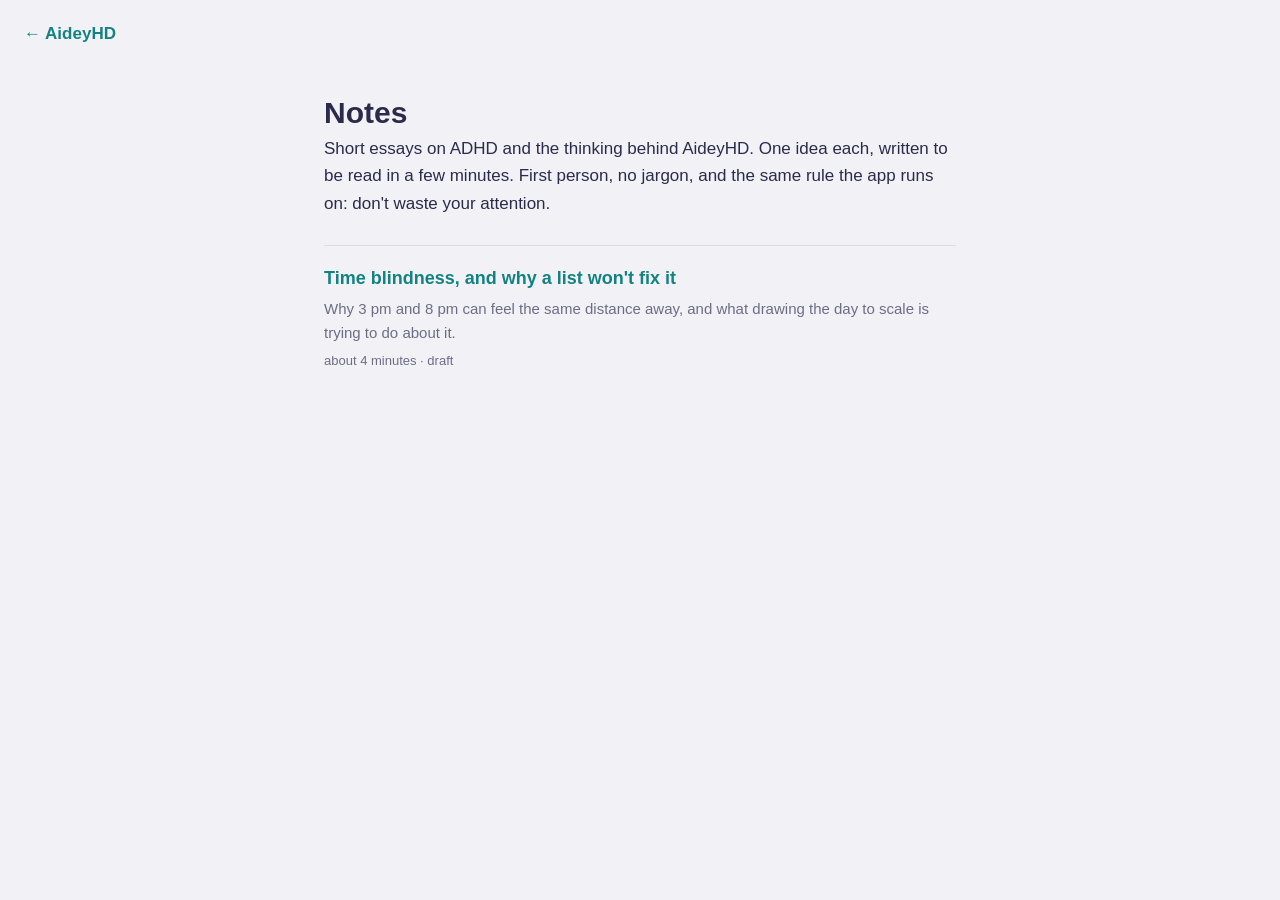
<file: notes/index.html>
<!DOCTYPE html>
<html lang="en">
<head>
<meta charset="utf-8">
<meta name="viewport" content="width=device-width, initial-scale=1">
<title>Notes — AideyHD</title>
<meta name="description" content="Short essays on ADHD and the thinking behind AideyHD. One idea each, written to be read in a few minutes.">
<link rel="stylesheet" href="../styles.css">
<link rel="icon" href="../assets/favicon.svg" type="image/svg+xml">
<!-- DRAFT section — not yet linked from the site or the sitemap. noindex stays
     until the first essay is finished and this page has something real to list. -->
<meta name="robots" content="noindex, nofollow">
</head>
<body>
<div class="doc-top"><a href="../">← AideyHD</a></div>
<main class="doc">
  <h1>Notes</h1>
  <p>Short essays on ADHD and the thinking behind AideyHD. One idea each, written to be read in a few minutes. First person, no jargon, and the same rule the app runs on: don't waste your attention.</p>

  <ul class="note-list">
    <li>
      <a href="time-blindness/">Time blindness, and why a list won't fix it</a>
      <p class="note-hook">Why 3 pm and 8 pm can feel the same distance away, and what drawing the day to scale is trying to do about it.</p>
      <p class="note-time">about 4 minutes · draft</p>
    </li>
  </ul>
</main>
</body>
</html>
</file>
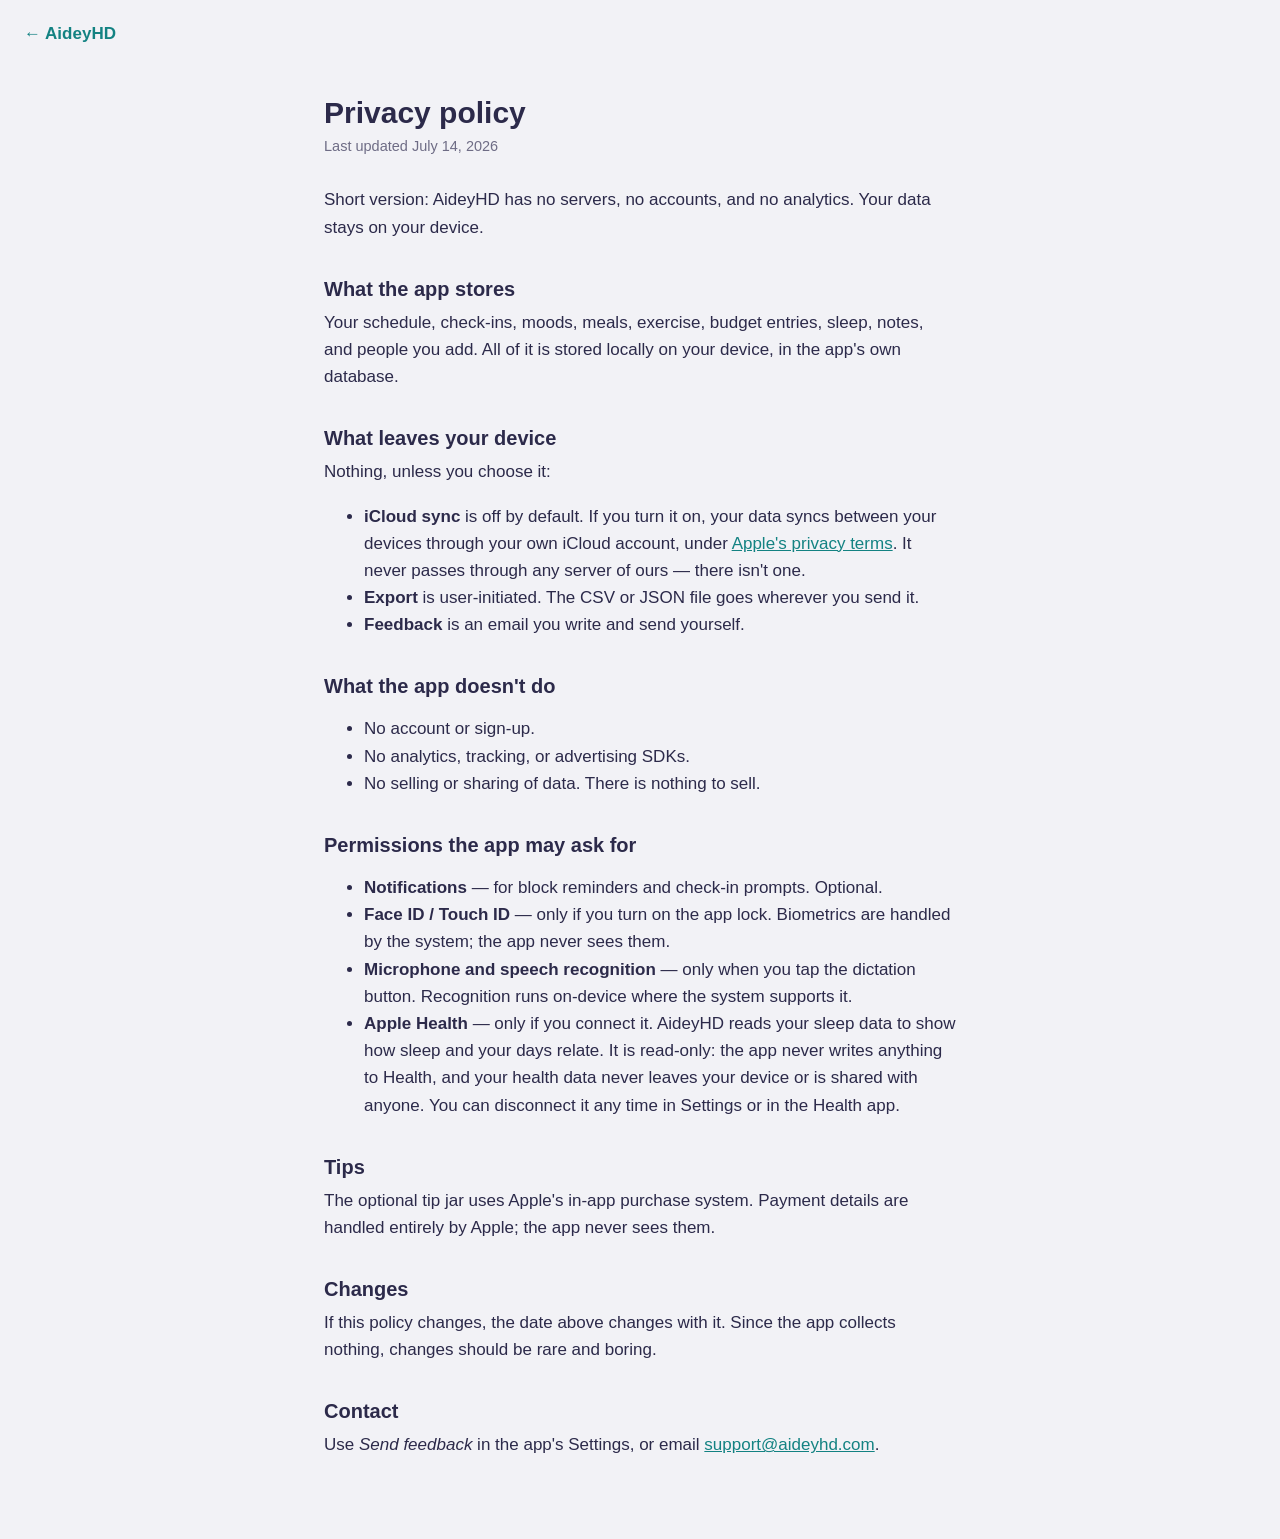
<file: privacy/index.html>
<!DOCTYPE html>
<html lang="en">
<head>
<meta charset="utf-8">
<meta name="viewport" content="width=device-width, initial-scale=1">
<title>Privacy — AideyHD</title>
<meta name="description" content="AideyHD's privacy policy. Short version: your data stays on your device.">
<link rel="stylesheet" href="../styles.css">
<link rel="icon" href="../assets/favicon.svg" type="image/svg+xml">
<meta name="robots" content="index, follow">
</head>
<body>
<div class="doc-top"><a href="../">← AideyHD</a></div>
<main class="doc">
  <h1>Privacy policy</h1>
  <p class="updated">Last updated July 14, 2026</p>

  <p>Short version: AideyHD has no servers, no accounts, and no analytics. Your data stays on your device.</p>

  <h2>What the app stores</h2>
  <p>Your schedule, check-ins, moods, meals, exercise, budget entries, sleep, notes, and people you add. All of it is stored locally on your device, in the app's own database.</p>

  <h2>What leaves your device</h2>
  <p>Nothing, unless you choose it:</p>
  <ul>
    <li><strong>iCloud sync</strong> is off by default. If you turn it on, your data syncs between your devices through your own iCloud account, under <a href="https://www.apple.com/legal/privacy/">Apple's privacy terms</a>. It never passes through any server of ours — there isn't one.</li>
    <li><strong>Export</strong> is user-initiated. The CSV or JSON file goes wherever you send it.</li>
    <li><strong>Feedback</strong> is an email you write and send yourself.</li>
  </ul>

  <h2>What the app doesn't do</h2>
  <ul>
    <li>No account or sign-up.</li>
    <li>No analytics, tracking, or advertising SDKs.</li>
    <li>No selling or sharing of data. There is nothing to sell.</li>
  </ul>

  <h2>Permissions the app may ask for</h2>
  <ul>
    <li><strong>Notifications</strong> — for block reminders and check-in prompts. Optional.</li>
    <li><strong>Face ID / Touch ID</strong> — only if you turn on the app lock. Biometrics are handled by the system; the app never sees them.</li>
    <li><strong>Microphone and speech recognition</strong> — only when you tap the dictation button. Recognition runs on-device where the system supports it.</li>
    <li><strong>Apple Health</strong> — only if you connect it. AideyHD reads your sleep data to show how sleep and your days relate. It is read-only: the app never writes anything to Health, and your health data never leaves your device or is shared with anyone. You can disconnect it any time in Settings or in the Health app.</li>
  </ul>

  <h2>Tips</h2>
  <p>The optional tip jar uses Apple's in-app purchase system. Payment details are handled entirely by Apple; the app never sees them.</p>

  <h2>Changes</h2>
  <p>If this policy changes, the date above changes with it. Since the app collects nothing, changes should be rare and boring.</p>

  <h2>Contact</h2>
  <p>Use <em>Send feedback</em> in the app's Settings, or email <a href="mailto:support@aideyhd.com">support@aideyhd.com</a>.</p>
</main>
</body>
</html>
</file>
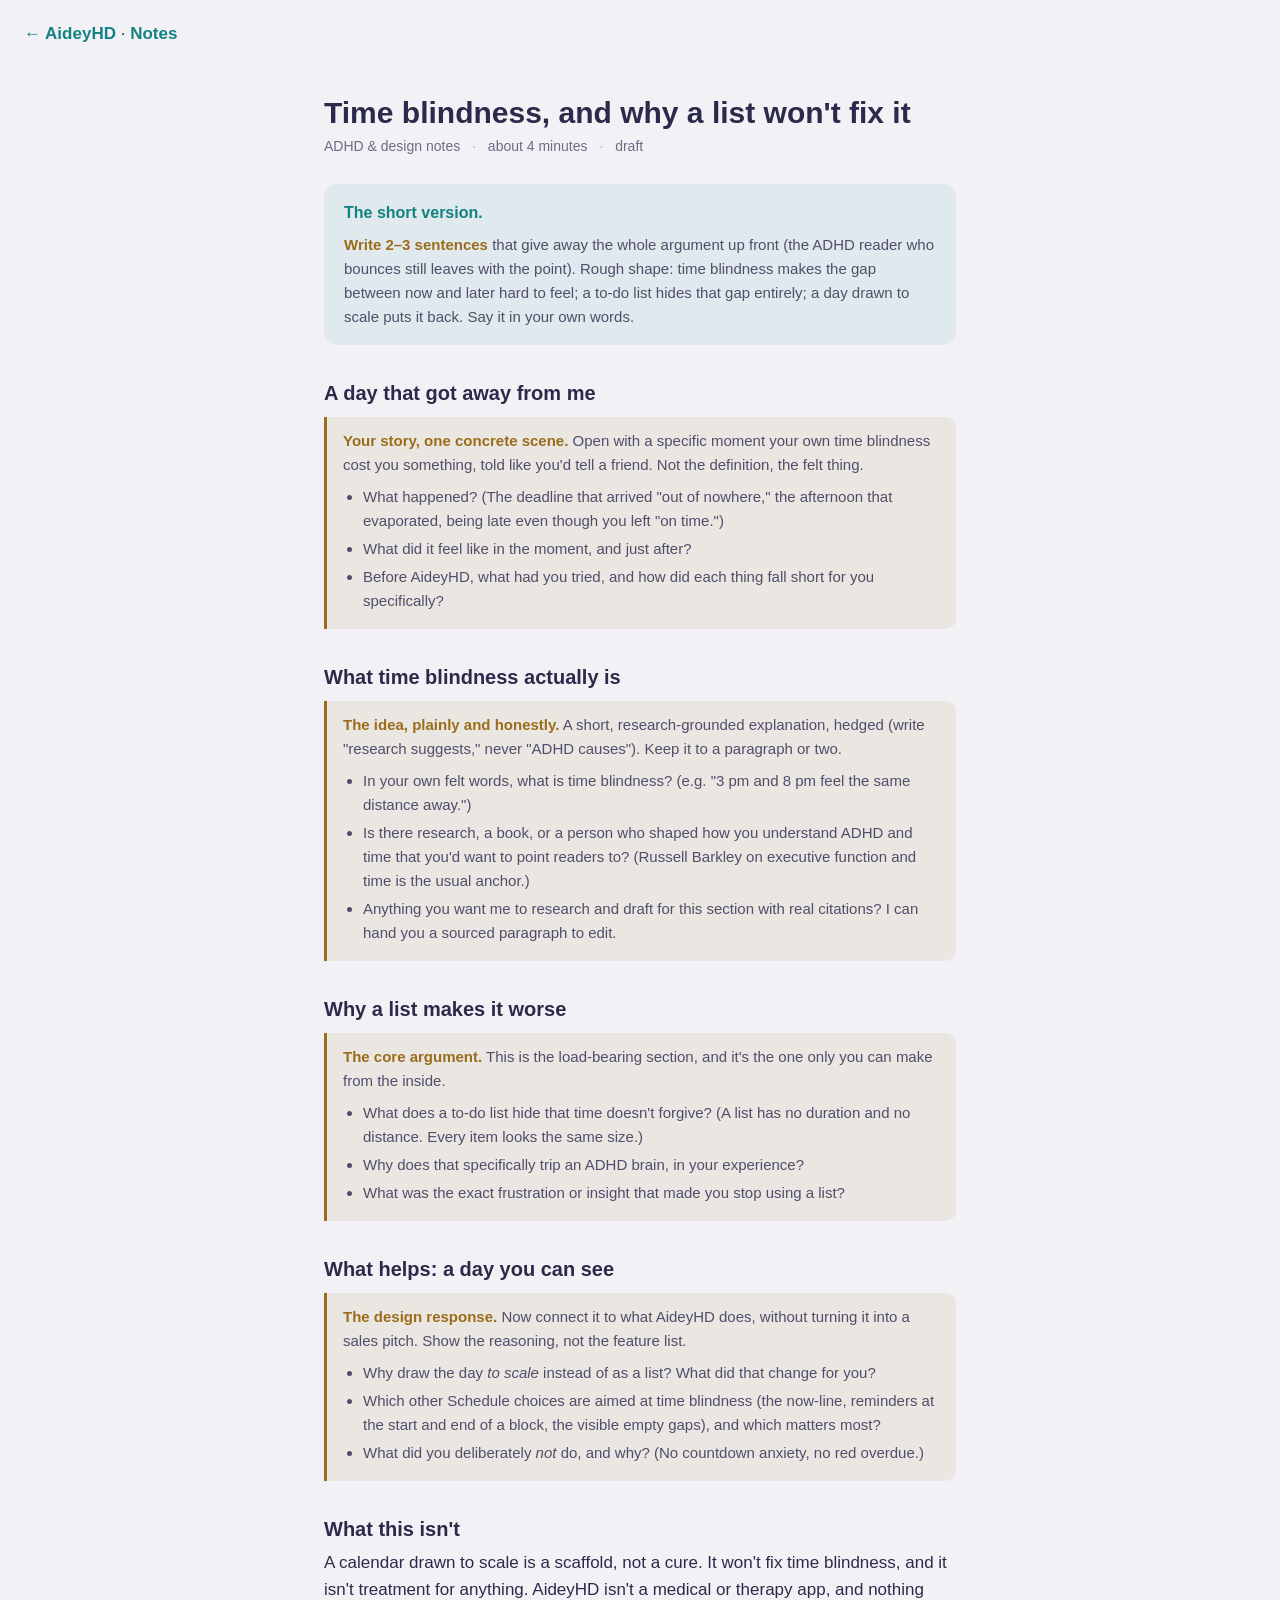
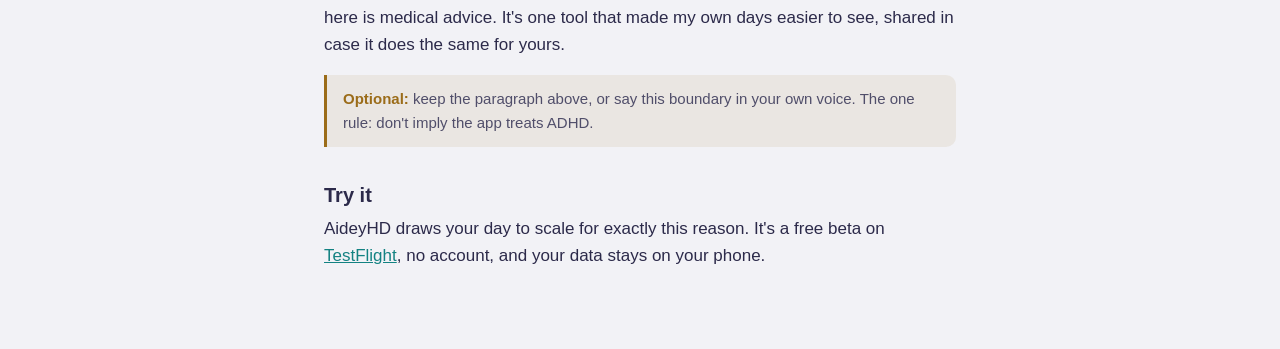
<file: notes/time-blindness/index.html>
<!DOCTYPE html>
<html lang="en">
<head>
<meta charset="utf-8">
<meta name="viewport" content="width=device-width, initial-scale=1">
<title>Time blindness, and why a list won't fix it — AideyHD</title>
<meta name="description" content="Why 3 pm and 8 pm can feel the same distance away, why a to-do list makes that worse, and what drawing the day to scale is trying to do about it.">
<link rel="stylesheet" href="../../styles.css">
<link rel="icon" href="../../assets/favicon.svg" type="image/svg+xml">
<!-- DRAFT — not linked from the site, not in the sitemap. noindex stays until
     it's finished. To publish: fill in every .prompt block and DELETE it, set a
     real reading time, remove this noindex, add a footer link on index.html and
     a row on /notes/, and add the URL to sitemap.xml. -->
<meta name="robots" content="noindex, nofollow">
</head>
<body>
<div class="doc-top"><a href="../../">← AideyHD</a> <span class="dot" aria-hidden="true">·</span> <a href="../">Notes</a></div>
<main class="doc">
  <h1>Time blindness, and why a list won't fix it</h1>
  <p class="note-meta">ADHD &amp; design notes <span class="dot" aria-hidden="true">·</span> about 4 minutes <span class="dot" aria-hidden="true">·</span> draft</p>

  <div class="tldr">
    <p><strong>The short version.</strong> <span class="prompt" style="display:block;border:0;background:none;padding:0;margin:8px 0 0"><b>Write 2–3 sentences</b> that give away the whole argument up front (the ADHD reader who bounces still leaves with the point). Rough shape: time blindness makes the gap between now and later hard to feel; a to-do list hides that gap entirely; a day drawn to scale puts it back. Say it in your own words.</span></p>
  </div>

  <h2>A day that got away from me</h2>
  <div class="prompt"><p><b>Your story, one concrete scene.</b> Open with a specific moment your own time blindness cost you something, told like you'd tell a friend. Not the definition, the felt thing.</p>
    <ul>
      <li>What happened? (The deadline that arrived "out of nowhere," the afternoon that evaporated, being late even though you left "on time.")</li>
      <li>What did it feel like in the moment, and just after?</li>
      <li>Before AideyHD, what had you tried, and how did each thing fall short for you specifically?</li>
    </ul>
  </div>

  <h2>What time blindness actually is</h2>
  <div class="prompt"><p><b>The idea, plainly and honestly.</b> A short, research-grounded explanation, hedged (write "research suggests," never "ADHD causes"). Keep it to a paragraph or two.</p>
    <ul>
      <li>In your own felt words, what is time blindness? (e.g. "3 pm and 8 pm feel the same distance away.")</li>
      <li>Is there research, a book, or a person who shaped how you understand ADHD and time that you'd want to point readers to? (Russell Barkley on executive function and time is the usual anchor.)</li>
      <li>Anything you want me to research and draft for this section with real citations? I can hand you a sourced paragraph to edit.</li>
    </ul>
  </div>

  <h2>Why a list makes it worse</h2>
  <div class="prompt"><p><b>The core argument.</b> This is the load-bearing section, and it's the one only you can make from the inside.</p>
    <ul>
      <li>What does a to-do list hide that time doesn't forgive? (A list has no duration and no distance. Every item looks the same size.)</li>
      <li>Why does that specifically trip an ADHD brain, in your experience?</li>
      <li>What was the exact frustration or insight that made you stop using a list?</li>
    </ul>
  </div>

  <h2>What helps: a day you can see</h2>
  <div class="prompt"><p><b>The design response.</b> Now connect it to what AideyHD does, without turning it into a sales pitch. Show the reasoning, not the feature list.</p>
    <ul>
      <li>Why draw the day <em>to scale</em> instead of as a list? What did that change for you?</li>
      <li>Which other Schedule choices are aimed at time blindness (the now-line, reminders at the start and end of a block, the visible empty gaps), and which matters most?</li>
      <li>What did you deliberately <em>not</em> do, and why? (No countdown anxiety, no red overdue.)</li>
    </ul>
  </div>

  <h2>What this isn't</h2>
  <p>A calendar drawn to scale is a scaffold, not a cure. It won't fix time blindness, and it isn't treatment for anything. AideyHD isn't a medical or therapy app, and nothing here is medical advice. It's one tool that made my own days easier to see, shared in case it does the same for yours.</p>
  <p class="prompt"><b>Optional:</b> keep the paragraph above, or say this boundary in your own voice. The one rule: don't imply the app treats ADHD.</p>

  <h2>Try it</h2>
  <p>AideyHD draws your day to scale for exactly this reason. It's a free beta on <a href="https://testflight.apple.com/join/MDdBMd5a" target="_blank" rel="noopener">TestFlight</a>, no account, and your data stays on your phone.</p>
</main>
</body>
</html>
</file>
<file: styles.css>
/* AideyHD site — design tokens lifted from the app.
   Navy + icon accents from make_icon.py; category tints from Assets.xcassets /
   WidgetCategoryTint.swift (AA-tuned light/dark pairs); moods from MoodLevel.swift. */

:root {
  --navy: #2C2A4A;
  --icon-teal: #3EC1C9;
  --icon-coral: #FF8F6B;
  --icon-amber: #FFB84D;
  --ring-track: #615F77;

  --ground: #F2F2F6;
  --card: #FFFFFF;
  --ink: #2C2A4A;
  --ink-2: #6E6C85;
  --hairline: rgba(44, 42, 74, 0.10);

  --teal: #138282;
  --amber: #9B6C19;
  --coral: #C05332;
  --indigo: #504E9E;
  --green: #1F8638;
  --purple: #A648D6;
  --pink: #C42E6C;

  --shadow: 0 1px 2px rgba(44, 42, 74, 0.06), 0 6px 24px rgba(44, 42, 74, 0.08);
  --pill-shadow: 0 2px 8px rgba(44, 42, 74, 0.14), 0 8px 28px rgba(44, 42, 74, 0.14);
  --shot-ring: rgba(44, 42, 74, 0.14);
  --shot-shadow: 0 20px 40px rgba(44, 42, 74, 0.16), 0 6px 16px rgba(44, 42, 74, 0.10);
}
@media (prefers-color-scheme: dark) {
  :root {
    --ground: #161528;
    --card: #242239;
    --ink: #ECEBF4;
    --ink-2: #A5A3BC;
    --hairline: rgba(236, 235, 244, 0.10);
    --teal: #4CD0D0;
    --amber: #FCC062;
    --coral: #FF9878;
    --indigo: #8E8CF0;
    --green: #5BD07A;
    --purple: #C5A8F5;
    --pink: #F08CB4;
    --shadow: 0 1px 2px rgba(0, 0, 0, 0.3), 0 6px 24px rgba(0, 0, 0, 0.3);
    --pill-shadow: 0 2px 8px rgba(0, 0, 0, 0.4), 0 8px 28px rgba(0, 0, 0, 0.4);
    --shot-ring: rgba(236, 235, 244, 0.16);
    --shot-shadow: 0 20px 44px rgba(0, 0, 0, 0.55), 0 6px 16px rgba(0, 0, 0, 0.35);
  }
}

* { box-sizing: border-box; }
html { scroll-behavior: smooth; }
@media (prefers-reduced-motion: reduce) {
  html { scroll-behavior: auto; }
  *, *::before, *::after { transition: none !important; animation: none !important; }
}

body {
  margin: 0;
  background: var(--ground);
  color: var(--ink);
  font-family: -apple-system, BlinkMacSystemFont, "Segoe UI", Roboto, sans-serif;
  font-size: 17px;
  line-height: 1.6;
  -webkit-font-smoothing: antialiased;
}
h1, h2, h3 {
  font-family: ui-rounded, -apple-system, BlinkMacSystemFont, "Segoe UI", Roboto, sans-serif;
  line-height: 1.2;
  text-wrap: balance;
  margin: 0 0 0.4em;
}
h2 { font-size: 27px; font-weight: 800; }
h3 { font-size: 18px; font-weight: 700; }
p { margin: 0 0 1em; }
p:last-child { margin-bottom: 0; }
a { color: var(--teal); }
img { max-width: 100%; height: auto; }
button { font: inherit; cursor: pointer; }
:focus-visible { outline: 2px solid var(--teal); outline-offset: 2px; }

.wrap { max-width: 880px; margin: 0 auto; padding: 0 24px; }
section { padding: 44px 0 10px; }
.lede { color: var(--ink-2); max-width: 62ch; margin-bottom: 24px; }
.muted { color: var(--ink-2); }
.small { font-size: 14.5px; }

/* ---------- navy bands ---------- */
.band {
  background: var(--navy);
  color: #ECEBF4;
}
.band a { color: var(--icon-teal); }
.band .muted { color: rgba(236, 235, 244, 0.7); }

/* ---------- hero ---------- */
.hero { padding: 56px 0 52px; }
.hero .wrap { display: flex; gap: 44px; align-items: center; flex-wrap: wrap; }
.hero-copy { flex: 1 1 380px; }
.hero-shot { flex: 0 1 280px; margin: 0; }
.hero-shot img {
  border-radius: 32px;
  box-shadow: 0 12px 48px rgba(0, 0, 0, 0.45);
  display: block;
}
.hero-mark { display: flex; align-items: center; gap: 14px; margin-bottom: 28px; }
.hero-mark svg { width: 56px; height: 56px; }
.hero-mark .name { font-family: ui-rounded, -apple-system, sans-serif; font-weight: 800; font-size: 22px; color: #fff; }
.hero h1 { font-size: clamp(32px, 5.5vw, 46px); font-weight: 800; color: #fff; margin-bottom: 14px; }
.hero .sub { color: rgba(236, 235, 244, 0.82); font-size: 19px; max-width: 46ch; margin-bottom: 26px; }
.cta-row { display: flex; gap: 14px; align-items: center; flex-wrap: wrap; }
.cta, .band a.cta {
  display: inline-block;
  background: var(--icon-teal);
  color: #12303A;
  font-weight: 700;
  padding: 12px 24px;
  border-radius: 999px;
  text-decoration: none;
  border: none;
}
.cta[aria-disabled="true"] { opacity: 0.92; cursor: default; }
/* These two carry conversion copy ("free", "for iPhone"), so they get full
   strength rather than the 60–70% wash used for genuinely secondary text. */
.cta-note { margin: 14px 0 0; color: rgba(236, 235, 244, 0.82); font-size: 15px; }
.platforms { margin-top: 6px; color: rgba(236, 235, 244, 0.82); font-size: 14.5px; }

/* ---------- QR: the desktop escape hatch ----------
   A desktop visitor who taps the CTA lands on Apple's "open this on your
   iPhone" page — a dead end. The QR hands them their phone instead. Hidden
   below 900px, where the visitor is already holding the thing it points to. */
.qr { display: none; margin: 0; }
.qr img, .qr-mini { border-radius: 8px; display: block; background: #fff; }
.qr figcaption {
  margin-top: 8px;
  font-size: 12.5px;
  line-height: 1.4;
  color: rgba(236, 235, 244, 0.7);
}
.qr-mini { display: none; }
@media (min-width: 900px) {
  .qr { display: flex; flex-direction: column; align-items: center; text-align: center; }
  .qr-mini { display: block; }
}

/* ---------- repeated CTA blocks ---------- */
.cta-block {
  display: flex;
  flex-direction: column;
  align-items: center;
  gap: 14px;
  text-align: center;
  margin: 32px 0 8px;
  padding: 32px 24px;
  background: color-mix(in srgb, var(--teal) 7%, transparent);
  border-radius: 20px;
}
.cta-block .cta { color: #12303A; }
.cta-pitch {
  margin: 0;
  font-family: ui-rounded, -apple-system, BlinkMacSystemFont, sans-serif;
  font-size: 19px;
  font-weight: 700;
  text-wrap: balance;
}
/* Not decoration — it pre-answers cost/effort/commitment at the decision point,
   so it clears AA rather than sitting at the muted 4.1:1 --ink-2 lands on the
   tinted block. */
.cta-fine {
  margin: 0;
  font-size: 13.5px;
  color: color-mix(in srgb, var(--ink-2) 55%, var(--ink));
  text-wrap: balance;
}

/* ---------- sticky mobile CTA ----------
   The page is long; on a phone the hero button is gone within one flick and
   there's no way back to it. Quiet, dismissible, and never on desktop (where
   the QR needs to stay reachable and the viewport is tall enough anyway). */
.sticky-cta {
  position: fixed;
  left: 12px; right: 12px; bottom: 12px;
  z-index: 20;
  display: flex; align-items: center; gap: 8px;
  padding: 8px 8px 8px 14px;
  border-radius: 999px;
  background: color-mix(in srgb, var(--navy) 94%, transparent);
  backdrop-filter: blur(12px);
  box-shadow: var(--pill-shadow);
}
.sticky-cta[hidden] { display: none; }
.sticky-cta .cta { flex: 1; text-align: center; padding: 11px 18px; }
.sticky-x {
  flex: none;
  width: 44px; height: 44px;
  border: none; border-radius: 999px;
  background: none;
  color: rgba(236, 235, 244, 0.75);
  font-size: 22px; line-height: 1;
}
@media (min-width: 900px) { .sticky-cta { display: none !important; } }
/* Keep the fixed bar from sitting on top of the footer links. */
@media (max-width: 899px) { body { padding-bottom: 76px; } }

/* ---------- cards ---------- */
.card {
  background: var(--card);
  border-radius: 18px;
  box-shadow: var(--shadow);
  padding: 22px 24px;
}
.grid { display: grid; gap: 16px; }
.grid-2 { grid-template-columns: repeat(2, 1fr); }
.grid-3 { grid-template-columns: repeat(3, 1fr); }
@media (max-width: 760px) { .grid-3 { grid-template-columns: repeat(2, 1fr); } }
@media (max-width: 560px) { .grid-2, .grid-3 { grid-template-columns: 1fr; } }

/* ---------- feature tour ---------- */
.feature .glyph {
  width: 44px; height: 44px;
  border-radius: 999px;
  display: grid; place-items: center;
  margin-bottom: 12px;
}
.feature .glyph svg { width: 22px; height: 22px; }
.feature h3 { margin-bottom: 4px; }
.feature p { color: var(--ink-2); font-size: 15px; }
.t-teal   { color: var(--teal);   background: color-mix(in srgb, var(--teal) 10%, transparent); }
.t-amber  { color: var(--amber);  background: color-mix(in srgb, var(--amber) 12%, transparent); }
.t-coral  { color: var(--coral);  background: color-mix(in srgb, var(--coral) 10%, transparent); }
.t-indigo { color: var(--indigo); background: color-mix(in srgb, var(--indigo) 10%, transparent); }
.t-green  { color: var(--green);  background: color-mix(in srgb, var(--green) 10%, transparent); }
.t-purple { color: var(--purple); background: color-mix(in srgb, var(--purple) 10%, transparent); }
.t-pink   { color: var(--pink);   background: color-mix(in srgb, var(--pink) 12%, transparent); }
.t-ink    { color: var(--ink-2);  background: color-mix(in srgb, var(--ink-2) 12%, transparent); }

/* ---------- feature rows (screenshot walkthrough) ---------- */
.frows { display: flex; flex-direction: column; gap: 46px; margin-top: 8px; }
.frow { display: flex; align-items: center; gap: 52px; }
.frow.reverse { flex-direction: row-reverse; }
.frow-shot { flex: 0 0 280px; display: flex; justify-content: center; }
.frow-shot img,
.frow-shot .shot-ph { width: 280px; border-radius: 34px; box-shadow: 0 0 0 1px var(--shot-ring), var(--shot-shadow); display: block; }
.shot-ph {
  aspect-ratio: 1170 / 2532;
  background: var(--card);
  border: 1.5px dashed color-mix(in srgb, var(--ink-2) 45%, transparent);
  display: flex; flex-direction: column; align-items: center; justify-content: center;
  text-align: center; padding: 20px; gap: 6px;
}
.shot-ph span { display: block; }
.shot-ph .ph-label { font-weight: 700; font-size: 15px; color: var(--ink); }
.shot-ph .ph-hint { font-size: 12px; color: var(--ink-2); font-family: ui-monospace, SFMono-Regular, Menlo, monospace; }
.frow-copy { flex: 1 1 320px; }
.frow-copy .eyebrow { font-size: 12.5px; font-weight: 800; letter-spacing: 0.08em; text-transform: uppercase; margin-bottom: 10px; }
.frow-copy h3 { font-size: 24px; margin-bottom: 8px; }
.frow-copy p { color: var(--ink-2); font-size: 16px; }
@media (max-width: 700px) {
  .frow, .frow.reverse { flex-direction: column; gap: 22px; text-align: center; }
  .frow-shot { flex: 0 0 auto; }
}

/* ---------- design decisions ----------
   Ten cards was a wall. The five with the most charge stay visible; the rest
   sit behind an expander — still in the DOM, so nothing is lost to search. */
.more-decisions {
  background: none;
  box-shadow: none;
  padding: 0;
  margin-top: 16px;
}
.more-decisions > summary {
  display: inline-flex;
  justify-content: flex-start;
  gap: 8px;
  padding: 12px 0;
  /* Plain --teal is only ~4.1:1 on the grey ground (it's tuned to clear AA on
     white, which is where the app's cards put it). Deepened for this one spot
     rather than weakening the token everywhere. */
  color: color-mix(in srgb, var(--teal) 75%, var(--ink));
  font-weight: 650;
  font-size: 15.5px;
}
.more-decisions > summary::after { content: "→"; font-size: 16px; }
.more-decisions[open] > summary::after { content: "↑"; }
.more-decisions[open] > summary { margin-bottom: 8px; }

.decision h3 { margin-bottom: 6px; }
.decision p { font-size: 15px; color: var(--ink-2); }
.decision .instead {
  margin-top: 10px;
  font-size: 13.5px;
  color: var(--ink-2);
  border-left: 3px solid var(--hairline);
  padding-left: 12px;
}
.decision .instead strong { color: var(--coral); font-weight: 650; }

/* ---------- two-tap demo ---------- */
.demo {
  background: var(--card);
  border-radius: 20px;
  box-shadow: var(--shadow);
  padding: 24px;
  max-width: 480px;
  position: relative;
  overflow: hidden;
}
.demo-head { display: flex; align-items: center; justify-content: space-between; margin-bottom: 14px; }
.demo-head h3 { margin: 0; color: var(--amber); font-size: 16px; }
.tap-count { font-size: 13px; color: var(--ink-2); font-variant-numeric: tabular-nums; }
.chips { display: flex; gap: 8px; flex-wrap: wrap; }
.qchip {
  display: inline-flex; flex-direction: column; align-items: flex-start;
  padding: 8px 16px; border-radius: 999px; border: none;
  color: var(--amber);
  background: color-mix(in srgb, var(--amber) 12%, transparent);
  text-align: left;
  min-height: 44px;
  justify-content: center;
}
.qchip .t { font-size: 14.5px; font-weight: 600; }
.qchip .s { font-size: 11.5px; opacity: 0.75; }
.demo-log { list-style: none; margin: 16px 0 0; padding: 0; }
.demo-log li {
  display: flex; justify-content: space-between; gap: 12px;
  padding: 10px 4px;
  border-top: 1px solid var(--hairline);
  font-size: 15px;
}
.demo-log .when { color: var(--ink-2); font-size: 13.5px; white-space: nowrap; }
.demo-empty { color: var(--ink-2); font-size: 14px; margin-top: 16px; padding-top: 12px; border-top: 1px solid var(--hairline); }

.sheet {
  position: absolute; inset: auto 0 0 0;
  background: var(--card);
  border-top: 1px solid var(--hairline);
  border-radius: 20px 20px 0 0;
  box-shadow: 0 -8px 32px rgba(0, 0, 0, 0.18);
  padding: 20px 24px;
  transform: translateY(105%);
  transition: transform 0.28s ease;
}
.sheet.open { transform: translateY(0); }
@media (prefers-reduced-motion: reduce) { .sheet { transition: none; } }
.sheet h4 { margin: 0 0 12px; font-size: 16px; font-family: ui-rounded, -apple-system, sans-serif; }
.sheet .row { display: flex; justify-content: space-between; padding: 8px 0; border-top: 1px solid var(--hairline); font-size: 15px; }
.sheet .row .k { color: var(--ink-2); }
.sheet-actions { display: flex; gap: 10px; margin-top: 16px; justify-content: flex-end; }
.btn-quiet { background: none; border: none; color: var(--ink-2); padding: 10px 16px; border-radius: 999px; }
.btn-log {
  background: var(--amber); border: none;
  color: var(--card);
  font-weight: 700; padding: 10px 24px; border-radius: 999px;
}

.undo-pill {
  display: flex; align-items: center; gap: 14px;
  background: var(--card);
  border: 1px solid var(--hairline);
  box-shadow: var(--pill-shadow);
  border-radius: 999px;
  padding: 9px 12px 9px 18px;
  font-size: 14.5px;
  position: absolute; left: 50%; bottom: 14px;
  transform: translateX(-50%);
  white-space: nowrap;
}
.undo-pill[hidden] { display: none; }
.undo-pill button {
  font-weight: 700; color: var(--teal);
  background: color-mix(in srgb, var(--teal) 10%, transparent);
  border: none; border-radius: 999px; padding: 5px 14px;
}
.demo-reset { margin-top: 14px; background: none; border: none; color: var(--ink-2); font-size: 13px; padding: 4px; }

/* ---------- founder ----------
   "Built by one developer with ADHD" was the site's central trust claim and
   had nobody attached to it. */
.founder-card { display: flex; gap: 22px; align-items: flex-start; }
.founder-face { border-radius: 999px; flex: none; display: block; }
.founder-body { flex: 1 1 auto; }
.founder-body p { font-size: 15.5px; color: var(--ink-2); }
.founder-hi {
  font-family: ui-rounded, -apple-system, BlinkMacSystemFont, sans-serif;
  font-size: 18px; font-weight: 700; color: var(--ink);
  margin-bottom: 8px;
}
.founder-links { margin-bottom: 4px; }
.founder-links a { font-weight: 600; }

/* ---------- the words matter ----------
   Was a segmented toggle defaulting to the "Most apps" side, so a visitor who
   didn't click read four shame messages and none of the answers. Both sides
   now show at once, ours first — the same shape as the "Instead of:" pattern
   the decision cards already use. */
.pairs { display: grid; gap: 10px; max-width: 560px; list-style: none; padding: 0; margin: 0; }
.pairs li {
  border-radius: 14px;
  padding: 14px 18px;
  background: color-mix(in srgb, var(--teal) 9%, transparent);
}
.says-aidey {
  margin: 0;
  font-size: 15.5px;
  font-weight: 600;
  color: var(--ink);
}
.says-most {
  margin: 6px 0 0;
  font-size: 13.5px;
  /* --ink-2 lands at 4.06:1 on the tinted row — under AA. Nudged toward --ink
     just far enough to clear it while staying visibly secondary. */
  color: color-mix(in srgb, var(--ink-2) 60%, var(--ink));
}
.says-most span { color: var(--coral); font-weight: 650; }

/* ---------- variance demo (a mock notification, redrawn from the app's own
   copy pools so "it doesn't repeat" is checkable, not just claimed) ---------- */
.variance-demo { margin-top: 20px; max-width: 420px; }
.notif-mock {
  display: flex;
  gap: 12px;
  align-items: flex-start;
  margin-top: 12px;
  padding: 14px 16px;
  border-radius: 18px;
  background: var(--card);
  box-shadow: var(--shadow);
  border: 1px solid var(--hairline);
}
.notif-icon { width: 34px; height: 34px; flex: none; }
.notif-icon svg { width: 100%; height: 100%; }
.notif-app {
  font-size: 12px;
  font-weight: 650;
  letter-spacing: 0.02em;
  color: var(--ink-2);
  text-transform: uppercase;
}
.notif-title { font-size: 15px; font-weight: 650; color: var(--ink); margin-top: 2px; }
.notif-text { font-size: 14px; color: var(--ink-2); margin-top: 2px; }

/* ---------- widget mock ---------- */
.widgets { display: flex; gap: 18px; flex-wrap: wrap; }
.widget {
  width: 170px; height: 170px;
  border-radius: 28px;
  padding: 16px;
  display: flex; flex-direction: column;
  background: var(--card);
  box-shadow: var(--shadow);
  position: relative; overflow: hidden;
}
.widget .wash { position: absolute; inset: 0; pointer-events: none; }
.widget > div { position: relative; }
.widget .wl { font-size: 10.5px; font-weight: 800; letter-spacing: 0.1em; margin-bottom: 4px; }
.widget .wt { font-size: 17px; font-weight: 750; line-height: 1.2; }
.widget .ws { font-size: 13px; color: var(--ink-2); margin-top: 2px; }
.widget .wico { margin-top: auto; }
.widget .wico svg { width: 18px; height: 18px; }

/* ---------- FAQ ---------- */
details {
  background: var(--card);
  border-radius: 16px;
  box-shadow: var(--shadow);
  padding: 4px 22px;
  margin-bottom: 10px;
}
summary {
  cursor: pointer;
  font-weight: 650;
  padding: 14px 0;
  list-style: none;
  display: flex; justify-content: space-between; align-items: center; gap: 12px;
}
summary::-webkit-details-marker { display: none; }
summary::after { content: "+"; color: var(--ink-2); font-size: 20px; font-weight: 400; flex: none; }
details[open] summary::after { content: "–"; }
details p { color: var(--ink-2); font-size: 15.5px; padding-bottom: 16px; }

/* ---------- privacy band / pricing / footer ---------- */
.privacy-band { padding: 48px 0; margin-top: 32px; }
.privacy-band h2 { color: #fff; }
.privacy-band p { max-width: 56ch; }

.footer { padding: 44px 0 52px; margin-top: 44px; font-size: 14.5px; }
.footer .wrap { display: flex; gap: 24px; align-items: center; flex-wrap: wrap; }
.footer svg { width: 44px; height: 44px; flex: none; }
.footer nav { display: flex; gap: 18px; flex-wrap: wrap; }
.footer a { color: rgba(236, 235, 244, 0.85); }
/* 44px minimum tap target — these were 23px. */
.footer nav a { display: inline-flex; align-items: center; min-height: 44px; }

/* privacy page */
.doc { max-width: 680px; margin: 0 auto; padding: 48px 24px 80px; }
.doc h1 { font-size: 30px; margin-bottom: 4px; }
.doc h2 { font-size: 20px; margin-top: 36px; }
.doc .updated { color: var(--ink-2); font-size: 14.5px; margin-bottom: 28px; }
.doc-top { padding: 20px 24px 0; }
.doc-top a { text-decoration: none; font-weight: 600; }

/* ---------- notes / essays ----------
   Long-form pieces reuse .doc. Essays are the deep version of a "Why it's
   like this" card, kept off the landing page under /notes/. */
.note-meta { color: var(--ink-2); font-size: 14px; margin: 2px 0 26px; }
.note-meta .dot { opacity: 0.5; margin: 0 8px; }
.tldr {
  background: color-mix(in srgb, var(--teal) 8%, transparent);
  border-radius: 14px;
  padding: 16px 20px;
  margin: 0 0 30px;
  font-size: 16px;
}
.tldr strong { color: var(--teal); }
/* Authoring scaffold only — every .prompt gets deleted before the essay is
   published. The amber wash makes an unfinished block impossible to miss. */
.prompt {
  border-left: 3px solid var(--amber);
  background: color-mix(in srgb, var(--amber) 9%, transparent);
  border-radius: 0 10px 10px 0;
  padding: 12px 16px;
  margin: 12px 0 26px;
  font-size: 15px;
  color: color-mix(in srgb, var(--ink-2) 55%, var(--ink));
}
.prompt b { color: var(--amber); font-weight: 700; }
.prompt p { margin: 0; }
.prompt ul { margin: 8px 0 0; padding-left: 20px; }
.prompt li { margin: 4px 0; }
.note-list { list-style: none; padding: 0; margin: 28px 0 0; }
.note-list li { padding: 18px 0; border-top: 1px solid var(--hairline); }
.note-list a { font-weight: 700; font-size: 18px; text-decoration: none; }
.note-list .note-hook { color: var(--ink-2); font-size: 15px; margin: 4px 0 0; }
.note-list .note-time { color: var(--ink-2); font-size: 13px; margin: 6px 0 0; }
</file>
